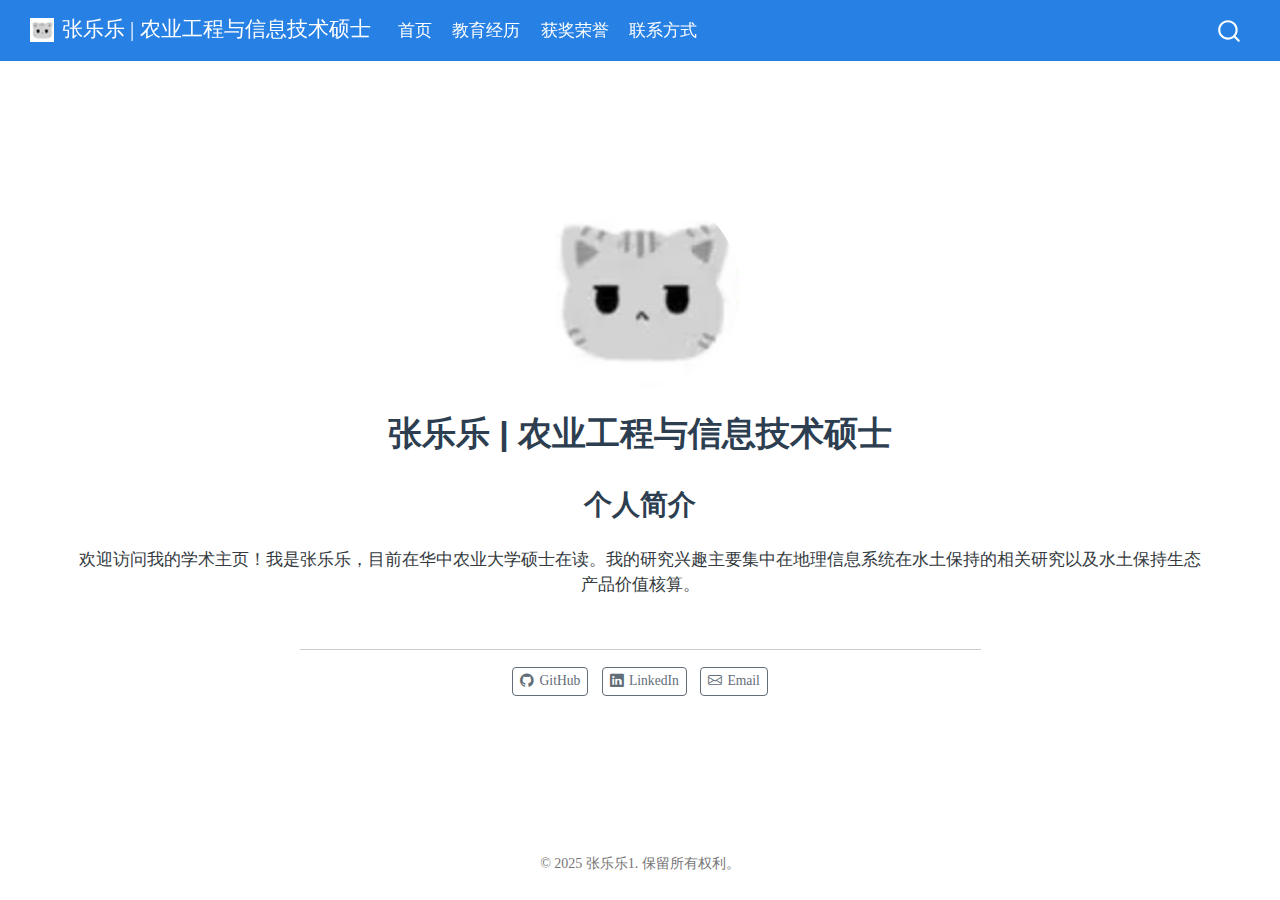
<file: index.html>
<!DOCTYPE html>
<html xmlns="http://www.w3.org/1999/xhtml" lang="en" xml:lang="en"><head>

<meta charset="utf-8">
<meta name="generator" content="quarto-1.6.42">

<meta name="viewport" content="width=device-width, initial-scale=1.0, user-scalable=yes">


<title>张乐乐 | 农业工程与信息技术硕士</title>
<style>
code{white-space: pre-wrap;}
span.smallcaps{font-variant: small-caps;}
div.columns{display: flex; gap: min(4vw, 1.5em);}
div.column{flex: auto; overflow-x: auto;}
div.hanging-indent{margin-left: 1.5em; text-indent: -1.5em;}
ul.task-list{list-style: none;}
ul.task-list li input[type="checkbox"] {
  width: 0.8em;
  margin: 0 0.8em 0.2em -1em; /* quarto-specific, see https://github.com/quarto-dev/quarto-cli/issues/4556 */ 
  vertical-align: middle;
}
</style>


<script src="site_libs/quarto-nav/quarto-nav.js"></script>
<script src="site_libs/quarto-nav/headroom.min.js"></script>
<script src="site_libs/clipboard/clipboard.min.js"></script>
<script src="site_libs/quarto-search/autocomplete.umd.js"></script>
<script src="site_libs/quarto-search/fuse.min.js"></script>
<script src="site_libs/quarto-search/quarto-search.js"></script>
<meta name="quarto:offset" content="./">
<script src="site_libs/quarto-html/quarto.js"></script>
<script src="site_libs/quarto-html/popper.min.js"></script>
<script src="site_libs/quarto-html/tippy.umd.min.js"></script>
<link href="site_libs/quarto-html/tippy.css" rel="stylesheet">
<link href="site_libs/quarto-html/quarto-syntax-highlighting-2f5df379a58b258e96c21c0638c20c03.css" rel="stylesheet" id="quarto-text-highlighting-styles">
<script src="site_libs/bootstrap/bootstrap.min.js"></script>
<link href="site_libs/bootstrap/bootstrap-icons.css" rel="stylesheet">
<link href="site_libs/bootstrap/bootstrap-fad5ab29a14bbe0a7a7d29177f3f13bb.min.css" rel="stylesheet" append-hash="true" id="quarto-bootstrap" data-mode="light">
<script id="quarto-search-options" type="application/json">{
  "location": "navbar",
  "copy-button": false,
  "collapse-after": 3,
  "panel-placement": "end",
  "type": "overlay",
  "limit": 50,
  "keyboard-shortcut": [
    "f",
    "/",
    "s"
  ],
  "show-item-context": false,
  "language": {
    "search-no-results-text": "No results",
    "search-matching-documents-text": "matching documents",
    "search-copy-link-title": "Copy link to search",
    "search-hide-matches-text": "Hide additional matches",
    "search-more-match-text": "more match in this document",
    "search-more-matches-text": "more matches in this document",
    "search-clear-button-title": "Clear",
    "search-text-placeholder": "",
    "search-detached-cancel-button-title": "Cancel",
    "search-submit-button-title": "Submit",
    "search-label": "Search"
  }
}</script>


<link rel="stylesheet" href="styles.css">
</head>

<body class="nav-fixed">

<div id="quarto-search-results"></div>
  <header id="quarto-header" class="headroom fixed-top">
    <nav class="navbar navbar-expand-lg " data-bs-theme="dark">
      <div class="navbar-container container-fluid">
      <div class="navbar-brand-container mx-auto">
    <a href="./index.html" class="navbar-brand navbar-brand-logo">
    <img src="./images/profile-photo.jpg" alt="" class="navbar-logo">
    </a>
    <a class="navbar-brand" href="./index.html">
    <span class="navbar-title">张乐乐 | 农业工程与信息技术硕士</span>
    </a>
  </div>
            <div id="quarto-search" class="" title="Search"></div>
          <button class="navbar-toggler" type="button" data-bs-toggle="collapse" data-bs-target="#navbarCollapse" aria-controls="navbarCollapse" role="menu" aria-expanded="false" aria-label="Toggle navigation" onclick="if (window.quartoToggleHeadroom) { window.quartoToggleHeadroom(); }">
  <span class="navbar-toggler-icon"></span>
</button>
          <div class="collapse navbar-collapse" id="navbarCollapse">
            <ul class="navbar-nav navbar-nav-scroll me-auto">
  <li class="nav-item">
    <a class="nav-link active" href="./index.html" aria-current="page"> 
<span class="menu-text">首页</span></a>
  </li>  
  <li class="nav-item">
    <a class="nav-link" href="./education.html"> 
<span class="menu-text">教育经历</span></a>
  </li>  
  <li class="nav-item">
    <a class="nav-link" href="./honors.html"> 
<span class="menu-text">获奖荣誉</span></a>
  </li>  
  <li class="nav-item">
    <a class="nav-link" href="./contact.html"> 
<span class="menu-text">联系方式</span></a>
  </li>  
</ul>
          </div> <!-- /navcollapse -->
            <div class="quarto-navbar-tools">
</div>
      </div> <!-- /container-fluid -->
    </nav>
</header>
<!-- content -->
<div id="quarto-content" class="quarto-container page-columns page-rows-contents page-layout-full page-navbar">
<!-- sidebar -->
<!-- margin-sidebar -->
    
<!-- main -->
<div class="quarto-about-jolla column-page">
  <img src="images/profile-photo.jpg" class="about-image
  round " style="height: 15em; width: 15em;">
 <header id="title-block-header" class="quarto-title-block default">
<div class="quarto-title">
<h1 class="title">张乐乐 | 农业工程与信息技术硕士</h1>
</div>
<div class="quarto-title-meta column-page">
  </div>
</header><main class="content column-page" id="quarto-document-content">
<section id="个人简介" class="level2">
<h2 data-anchor-id="个人简介">个人简介</h2>
<p>欢迎访问我的学术主页！我是张乐乐，目前在华中农业大学硕士在读。我的研究兴趣主要集中在地理信息系统在水土保持的相关研究以及水土保持生态产品价值核算。</p>


</section>
</main> 
  <hr class="about-sep">
   <div class="about-links">
  <a href="https://github.com/mortalccookiee" class="about-link" rel="" target="">
    <i class="bi bi-github"></i>
     <span class="about-link-text">GitHub</span>
  </a>
  <a href="https://linkedin.com/in/zhanglele" class="about-link" rel="" target="">
    <i class="bi bi-linkedin"></i>
     <span class="about-link-text">LinkedIn</span>
  </a>
  <a href="mailto:zll1619983555@163.com" class="about-link" rel="" target="">
    <i class="bi bi-envelope"></i>
     <span class="about-link-text">Email</span>
  </a>
</div>
</div>
 <!-- /main -->
<script id="quarto-html-after-body" type="application/javascript">
window.document.addEventListener("DOMContentLoaded", function (event) {
  const toggleBodyColorMode = (bsSheetEl) => {
    const mode = bsSheetEl.getAttribute("data-mode");
    const bodyEl = window.document.querySelector("body");
    if (mode === "dark") {
      bodyEl.classList.add("quarto-dark");
      bodyEl.classList.remove("quarto-light");
    } else {
      bodyEl.classList.add("quarto-light");
      bodyEl.classList.remove("quarto-dark");
    }
  }
  const toggleBodyColorPrimary = () => {
    const bsSheetEl = window.document.querySelector("link#quarto-bootstrap");
    if (bsSheetEl) {
      toggleBodyColorMode(bsSheetEl);
    }
  }
  toggleBodyColorPrimary();  
  const isCodeAnnotation = (el) => {
    for (const clz of el.classList) {
      if (clz.startsWith('code-annotation-')) {                     
        return true;
      }
    }
    return false;
  }
  const onCopySuccess = function(e) {
    // button target
    const button = e.trigger;
    // don't keep focus
    button.blur();
    // flash "checked"
    button.classList.add('code-copy-button-checked');
    var currentTitle = button.getAttribute("title");
    button.setAttribute("title", "Copied!");
    let tooltip;
    if (window.bootstrap) {
      button.setAttribute("data-bs-toggle", "tooltip");
      button.setAttribute("data-bs-placement", "left");
      button.setAttribute("data-bs-title", "Copied!");
      tooltip = new bootstrap.Tooltip(button, 
        { trigger: "manual", 
          customClass: "code-copy-button-tooltip",
          offset: [0, -8]});
      tooltip.show();    
    }
    setTimeout(function() {
      if (tooltip) {
        tooltip.hide();
        button.removeAttribute("data-bs-title");
        button.removeAttribute("data-bs-toggle");
        button.removeAttribute("data-bs-placement");
      }
      button.setAttribute("title", currentTitle);
      button.classList.remove('code-copy-button-checked');
    }, 1000);
    // clear code selection
    e.clearSelection();
  }
  const getTextToCopy = function(trigger) {
      const codeEl = trigger.previousElementSibling.cloneNode(true);
      for (const childEl of codeEl.children) {
        if (isCodeAnnotation(childEl)) {
          childEl.remove();
        }
      }
      return codeEl.innerText;
  }
  const clipboard = new window.ClipboardJS('.code-copy-button:not([data-in-quarto-modal])', {
    text: getTextToCopy
  });
  clipboard.on('success', onCopySuccess);
  if (window.document.getElementById('quarto-embedded-source-code-modal')) {
    const clipboardModal = new window.ClipboardJS('.code-copy-button[data-in-quarto-modal]', {
      text: getTextToCopy,
      container: window.document.getElementById('quarto-embedded-source-code-modal')
    });
    clipboardModal.on('success', onCopySuccess);
  }
    var localhostRegex = new RegExp(/^(?:http|https):\/\/localhost\:?[0-9]*\//);
    var mailtoRegex = new RegExp(/^mailto:/);
      var filterRegex = new RegExp("https:\/\/mortalccookiee\.github\.io\/webpage2\/");
    var isInternal = (href) => {
        return filterRegex.test(href) || localhostRegex.test(href) || mailtoRegex.test(href);
    }
    // Inspect non-navigation links and adorn them if external
 	var links = window.document.querySelectorAll('a[href]:not(.nav-link):not(.navbar-brand):not(.toc-action):not(.sidebar-link):not(.sidebar-item-toggle):not(.pagination-link):not(.no-external):not([aria-hidden]):not(.dropdown-item):not(.quarto-navigation-tool):not(.about-link)');
    for (var i=0; i<links.length; i++) {
      const link = links[i];
      if (!isInternal(link.href)) {
        // undo the damage that might have been done by quarto-nav.js in the case of
        // links that we want to consider external
        if (link.dataset.originalHref !== undefined) {
          link.href = link.dataset.originalHref;
        }
      }
    }
  function tippyHover(el, contentFn, onTriggerFn, onUntriggerFn) {
    const config = {
      allowHTML: true,
      maxWidth: 500,
      delay: 100,
      arrow: false,
      appendTo: function(el) {
          return el.parentElement;
      },
      interactive: true,
      interactiveBorder: 10,
      theme: 'quarto',
      placement: 'bottom-start',
    };
    if (contentFn) {
      config.content = contentFn;
    }
    if (onTriggerFn) {
      config.onTrigger = onTriggerFn;
    }
    if (onUntriggerFn) {
      config.onUntrigger = onUntriggerFn;
    }
    window.tippy(el, config); 
  }
  const noterefs = window.document.querySelectorAll('a[role="doc-noteref"]');
  for (var i=0; i<noterefs.length; i++) {
    const ref = noterefs[i];
    tippyHover(ref, function() {
      // use id or data attribute instead here
      let href = ref.getAttribute('data-footnote-href') || ref.getAttribute('href');
      try { href = new URL(href).hash; } catch {}
      const id = href.replace(/^#\/?/, "");
      const note = window.document.getElementById(id);
      if (note) {
        return note.innerHTML;
      } else {
        return "";
      }
    });
  }
  const xrefs = window.document.querySelectorAll('a.quarto-xref');
  const processXRef = (id, note) => {
    // Strip column container classes
    const stripColumnClz = (el) => {
      el.classList.remove("page-full", "page-columns");
      if (el.children) {
        for (const child of el.children) {
          stripColumnClz(child);
        }
      }
    }
    stripColumnClz(note)
    if (id === null || id.startsWith('sec-')) {
      // Special case sections, only their first couple elements
      const container = document.createElement("div");
      if (note.children && note.children.length > 2) {
        container.appendChild(note.children[0].cloneNode(true));
        for (let i = 1; i < note.children.length; i++) {
          const child = note.children[i];
          if (child.tagName === "P" && child.innerText === "") {
            continue;
          } else {
            container.appendChild(child.cloneNode(true));
            break;
          }
        }
        if (window.Quarto?.typesetMath) {
          window.Quarto.typesetMath(container);
        }
        return container.innerHTML
      } else {
        if (window.Quarto?.typesetMath) {
          window.Quarto.typesetMath(note);
        }
        return note.innerHTML;
      }
    } else {
      // Remove any anchor links if they are present
      const anchorLink = note.querySelector('a.anchorjs-link');
      if (anchorLink) {
        anchorLink.remove();
      }
      if (window.Quarto?.typesetMath) {
        window.Quarto.typesetMath(note);
      }
      if (note.classList.contains("callout")) {
        return note.outerHTML;
      } else {
        return note.innerHTML;
      }
    }
  }
  for (var i=0; i<xrefs.length; i++) {
    const xref = xrefs[i];
    tippyHover(xref, undefined, function(instance) {
      instance.disable();
      let url = xref.getAttribute('href');
      let hash = undefined; 
      if (url.startsWith('#')) {
        hash = url;
      } else {
        try { hash = new URL(url).hash; } catch {}
      }
      if (hash) {
        const id = hash.replace(/^#\/?/, "");
        const note = window.document.getElementById(id);
        if (note !== null) {
          try {
            const html = processXRef(id, note.cloneNode(true));
            instance.setContent(html);
          } finally {
            instance.enable();
            instance.show();
          }
        } else {
          // See if we can fetch this
          fetch(url.split('#')[0])
          .then(res => res.text())
          .then(html => {
            const parser = new DOMParser();
            const htmlDoc = parser.parseFromString(html, "text/html");
            const note = htmlDoc.getElementById(id);
            if (note !== null) {
              const html = processXRef(id, note);
              instance.setContent(html);
            } 
          }).finally(() => {
            instance.enable();
            instance.show();
          });
        }
      } else {
        // See if we can fetch a full url (with no hash to target)
        // This is a special case and we should probably do some content thinning / targeting
        fetch(url)
        .then(res => res.text())
        .then(html => {
          const parser = new DOMParser();
          const htmlDoc = parser.parseFromString(html, "text/html");
          const note = htmlDoc.querySelector('main.content');
          if (note !== null) {
            // This should only happen for chapter cross references
            // (since there is no id in the URL)
            // remove the first header
            if (note.children.length > 0 && note.children[0].tagName === "HEADER") {
              note.children[0].remove();
            }
            const html = processXRef(null, note);
            instance.setContent(html);
          } 
        }).finally(() => {
          instance.enable();
          instance.show();
        });
      }
    }, function(instance) {
    });
  }
      let selectedAnnoteEl;
      const selectorForAnnotation = ( cell, annotation) => {
        let cellAttr = 'data-code-cell="' + cell + '"';
        let lineAttr = 'data-code-annotation="' +  annotation + '"';
        const selector = 'span[' + cellAttr + '][' + lineAttr + ']';
        return selector;
      }
      const selectCodeLines = (annoteEl) => {
        const doc = window.document;
        const targetCell = annoteEl.getAttribute("data-target-cell");
        const targetAnnotation = annoteEl.getAttribute("data-target-annotation");
        const annoteSpan = window.document.querySelector(selectorForAnnotation(targetCell, targetAnnotation));
        const lines = annoteSpan.getAttribute("data-code-lines").split(",");
        const lineIds = lines.map((line) => {
          return targetCell + "-" + line;
        })
        let top = null;
        let height = null;
        let parent = null;
        if (lineIds.length > 0) {
            //compute the position of the single el (top and bottom and make a div)
            const el = window.document.getElementById(lineIds[0]);
            top = el.offsetTop;
            height = el.offsetHeight;
            parent = el.parentElement.parentElement;
          if (lineIds.length > 1) {
            const lastEl = window.document.getElementById(lineIds[lineIds.length - 1]);
            const bottom = lastEl.offsetTop + lastEl.offsetHeight;
            height = bottom - top;
          }
          if (top !== null && height !== null && parent !== null) {
            // cook up a div (if necessary) and position it 
            let div = window.document.getElementById("code-annotation-line-highlight");
            if (div === null) {
              div = window.document.createElement("div");
              div.setAttribute("id", "code-annotation-line-highlight");
              div.style.position = 'absolute';
              parent.appendChild(div);
            }
            div.style.top = top - 2 + "px";
            div.style.height = height + 4 + "px";
            div.style.left = 0;
            let gutterDiv = window.document.getElementById("code-annotation-line-highlight-gutter");
            if (gutterDiv === null) {
              gutterDiv = window.document.createElement("div");
              gutterDiv.setAttribute("id", "code-annotation-line-highlight-gutter");
              gutterDiv.style.position = 'absolute';
              const codeCell = window.document.getElementById(targetCell);
              const gutter = codeCell.querySelector('.code-annotation-gutter');
              gutter.appendChild(gutterDiv);
            }
            gutterDiv.style.top = top - 2 + "px";
            gutterDiv.style.height = height + 4 + "px";
          }
          selectedAnnoteEl = annoteEl;
        }
      };
      const unselectCodeLines = () => {
        const elementsIds = ["code-annotation-line-highlight", "code-annotation-line-highlight-gutter"];
        elementsIds.forEach((elId) => {
          const div = window.document.getElementById(elId);
          if (div) {
            div.remove();
          }
        });
        selectedAnnoteEl = undefined;
      };
        // Handle positioning of the toggle
    window.addEventListener(
      "resize",
      throttle(() => {
        elRect = undefined;
        if (selectedAnnoteEl) {
          selectCodeLines(selectedAnnoteEl);
        }
      }, 10)
    );
    function throttle(fn, ms) {
    let throttle = false;
    let timer;
      return (...args) => {
        if(!throttle) { // first call gets through
            fn.apply(this, args);
            throttle = true;
        } else { // all the others get throttled
            if(timer) clearTimeout(timer); // cancel #2
            timer = setTimeout(() => {
              fn.apply(this, args);
              timer = throttle = false;
            }, ms);
        }
      };
    }
      // Attach click handler to the DT
      const annoteDls = window.document.querySelectorAll('dt[data-target-cell]');
      for (const annoteDlNode of annoteDls) {
        annoteDlNode.addEventListener('click', (event) => {
          const clickedEl = event.target;
          if (clickedEl !== selectedAnnoteEl) {
            unselectCodeLines();
            const activeEl = window.document.querySelector('dt[data-target-cell].code-annotation-active');
            if (activeEl) {
              activeEl.classList.remove('code-annotation-active');
            }
            selectCodeLines(clickedEl);
            clickedEl.classList.add('code-annotation-active');
          } else {
            // Unselect the line
            unselectCodeLines();
            clickedEl.classList.remove('code-annotation-active');
          }
        });
      }
  const findCites = (el) => {
    const parentEl = el.parentElement;
    if (parentEl) {
      const cites = parentEl.dataset.cites;
      if (cites) {
        return {
          el,
          cites: cites.split(' ')
        };
      } else {
        return findCites(el.parentElement)
      }
    } else {
      return undefined;
    }
  };
  var bibliorefs = window.document.querySelectorAll('a[role="doc-biblioref"]');
  for (var i=0; i<bibliorefs.length; i++) {
    const ref = bibliorefs[i];
    const citeInfo = findCites(ref);
    if (citeInfo) {
      tippyHover(citeInfo.el, function() {
        var popup = window.document.createElement('div');
        citeInfo.cites.forEach(function(cite) {
          var citeDiv = window.document.createElement('div');
          citeDiv.classList.add('hanging-indent');
          citeDiv.classList.add('csl-entry');
          var biblioDiv = window.document.getElementById('ref-' + cite);
          if (biblioDiv) {
            citeDiv.innerHTML = biblioDiv.innerHTML;
          }
          popup.appendChild(citeDiv);
        });
        return popup.innerHTML;
      });
    }
  }
});
</script>
</div> <!-- /content -->
<footer class="footer">
  <div class="nav-footer">
    <div class="nav-footer-left">
      &nbsp;
    </div>   
    <div class="nav-footer-center">
      <ul class="footer-items list-unstyled">
    <li class="nav-item">
 © 2025 张乐乐1. 保留所有权利。
  </li>  
</ul>
    </div>
    <div class="nav-footer-right">
      &nbsp;
    </div>
  </div>
</footer>




</body></html>
</file>
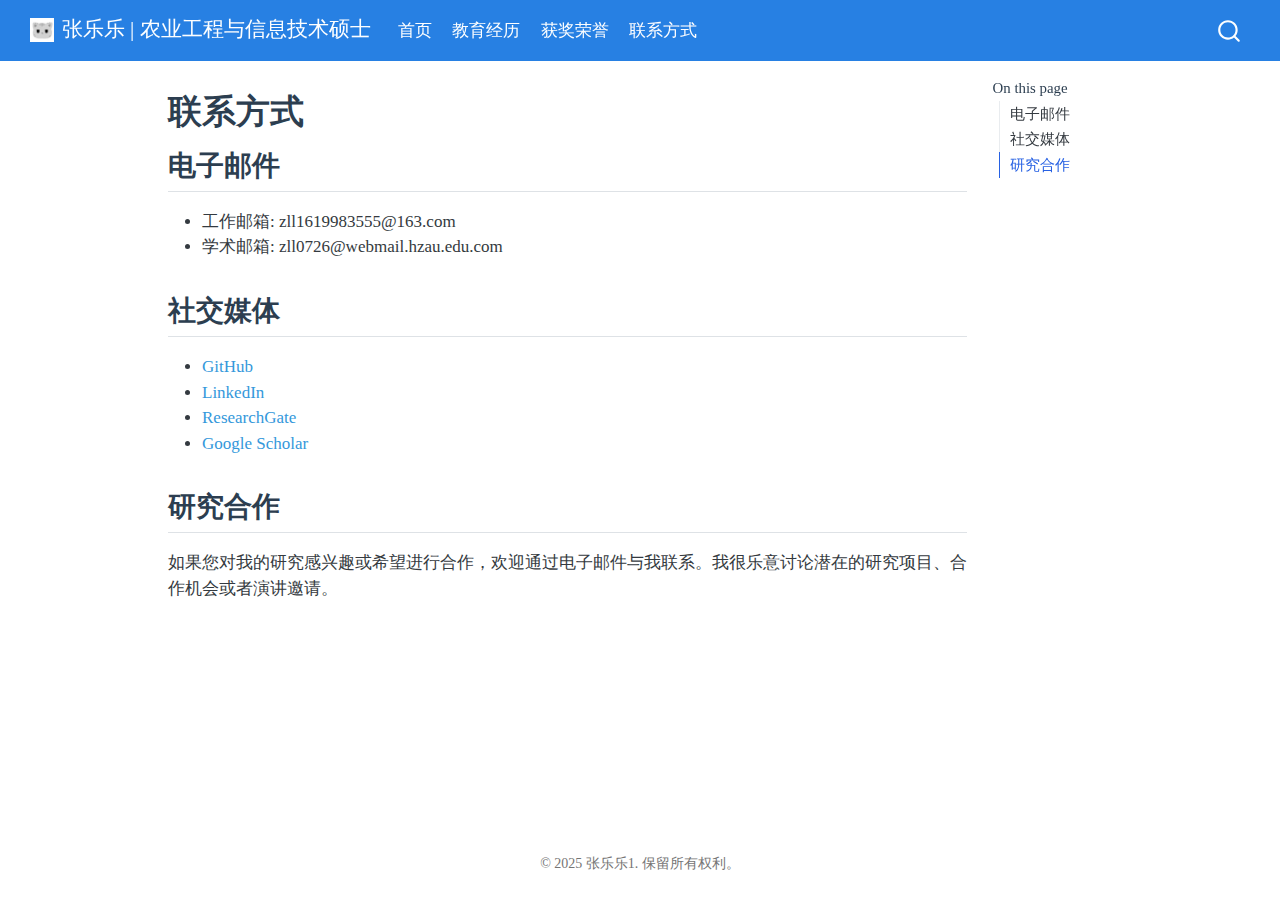
<file: contact.html>
<!DOCTYPE html>
<html xmlns="http://www.w3.org/1999/xhtml" lang="en" xml:lang="en"><head>

<meta charset="utf-8">
<meta name="generator" content="quarto-1.6.42">

<meta name="viewport" content="width=device-width, initial-scale=1.0, user-scalable=yes">


<title>联系方式 – 张乐乐 | 农业工程与信息技术硕士</title>
<style>
code{white-space: pre-wrap;}
span.smallcaps{font-variant: small-caps;}
div.columns{display: flex; gap: min(4vw, 1.5em);}
div.column{flex: auto; overflow-x: auto;}
div.hanging-indent{margin-left: 1.5em; text-indent: -1.5em;}
ul.task-list{list-style: none;}
ul.task-list li input[type="checkbox"] {
  width: 0.8em;
  margin: 0 0.8em 0.2em -1em; /* quarto-specific, see https://github.com/quarto-dev/quarto-cli/issues/4556 */ 
  vertical-align: middle;
}
</style>


<script src="site_libs/quarto-nav/quarto-nav.js"></script>
<script src="site_libs/quarto-nav/headroom.min.js"></script>
<script src="site_libs/clipboard/clipboard.min.js"></script>
<script src="site_libs/quarto-search/autocomplete.umd.js"></script>
<script src="site_libs/quarto-search/fuse.min.js"></script>
<script src="site_libs/quarto-search/quarto-search.js"></script>
<meta name="quarto:offset" content="./">
<script src="site_libs/quarto-html/quarto.js"></script>
<script src="site_libs/quarto-html/popper.min.js"></script>
<script src="site_libs/quarto-html/tippy.umd.min.js"></script>
<script src="site_libs/quarto-html/anchor.min.js"></script>
<link href="site_libs/quarto-html/tippy.css" rel="stylesheet">
<link href="site_libs/quarto-html/quarto-syntax-highlighting-2f5df379a58b258e96c21c0638c20c03.css" rel="stylesheet" id="quarto-text-highlighting-styles">
<script src="site_libs/bootstrap/bootstrap.min.js"></script>
<link href="site_libs/bootstrap/bootstrap-icons.css" rel="stylesheet">
<link href="site_libs/bootstrap/bootstrap-fad5ab29a14bbe0a7a7d29177f3f13bb.min.css" rel="stylesheet" append-hash="true" id="quarto-bootstrap" data-mode="light">
<script id="quarto-search-options" type="application/json">{
  "location": "navbar",
  "copy-button": false,
  "collapse-after": 3,
  "panel-placement": "end",
  "type": "overlay",
  "limit": 50,
  "keyboard-shortcut": [
    "f",
    "/",
    "s"
  ],
  "show-item-context": false,
  "language": {
    "search-no-results-text": "No results",
    "search-matching-documents-text": "matching documents",
    "search-copy-link-title": "Copy link to search",
    "search-hide-matches-text": "Hide additional matches",
    "search-more-match-text": "more match in this document",
    "search-more-matches-text": "more matches in this document",
    "search-clear-button-title": "Clear",
    "search-text-placeholder": "",
    "search-detached-cancel-button-title": "Cancel",
    "search-submit-button-title": "Submit",
    "search-label": "Search"
  }
}</script>


<link rel="stylesheet" href="styles.css">
</head>

<body class="nav-fixed">

<div id="quarto-search-results"></div>
  <header id="quarto-header" class="headroom fixed-top">
    <nav class="navbar navbar-expand-lg " data-bs-theme="dark">
      <div class="navbar-container container-fluid">
      <div class="navbar-brand-container mx-auto">
    <a href="./index.html" class="navbar-brand navbar-brand-logo">
    <img src="./images/profile-photo.jpg" alt="" class="navbar-logo">
    </a>
    <a class="navbar-brand" href="./index.html">
    <span class="navbar-title">张乐乐 | 农业工程与信息技术硕士</span>
    </a>
  </div>
            <div id="quarto-search" class="" title="Search"></div>
          <button class="navbar-toggler" type="button" data-bs-toggle="collapse" data-bs-target="#navbarCollapse" aria-controls="navbarCollapse" role="menu" aria-expanded="false" aria-label="Toggle navigation" onclick="if (window.quartoToggleHeadroom) { window.quartoToggleHeadroom(); }">
  <span class="navbar-toggler-icon"></span>
</button>
          <div class="collapse navbar-collapse" id="navbarCollapse">
            <ul class="navbar-nav navbar-nav-scroll me-auto">
  <li class="nav-item">
    <a class="nav-link" href="./index.html"> 
<span class="menu-text">首页</span></a>
  </li>  
  <li class="nav-item">
    <a class="nav-link" href="./education.html"> 
<span class="menu-text">教育经历</span></a>
  </li>  
  <li class="nav-item">
    <a class="nav-link" href="./honors.html"> 
<span class="menu-text">获奖荣誉</span></a>
  </li>  
  <li class="nav-item">
    <a class="nav-link active" href="./contact.html" aria-current="page"> 
<span class="menu-text">联系方式</span></a>
  </li>  
</ul>
          </div> <!-- /navcollapse -->
            <div class="quarto-navbar-tools">
</div>
      </div> <!-- /container-fluid -->
    </nav>
</header>
<!-- content -->
<div id="quarto-content" class="quarto-container page-columns page-rows-contents page-layout-article page-navbar">
<!-- sidebar -->
<!-- margin-sidebar -->
    <div id="quarto-margin-sidebar" class="sidebar margin-sidebar">
        <nav id="TOC" role="doc-toc" class="toc-active">
    <h2 id="toc-title">On this page</h2>
   
  <ul>
  <li><a href="#电子邮件" id="toc-电子邮件" class="nav-link active" data-scroll-target="#电子邮件">电子邮件</a></li>
  <li><a href="#社交媒体" id="toc-社交媒体" class="nav-link" data-scroll-target="#社交媒体">社交媒体</a></li>
  <li><a href="#研究合作" id="toc-研究合作" class="nav-link" data-scroll-target="#研究合作">研究合作</a></li>
  </ul>
</nav>
    </div>
<!-- main -->
<main class="content" id="quarto-document-content">

<header id="title-block-header" class="quarto-title-block default">
<div class="quarto-title">
<h1 class="title">联系方式</h1>
</div>



<div class="quarto-title-meta">

    
  
    
  </div>
  


</header>


<section id="电子邮件" class="level2">
<h2 class="anchored" data-anchor-id="电子邮件">电子邮件</h2>
<ul>
<li>工作邮箱: zll1619983555@163.com</li>
<li>学术邮箱: zll0726@webmail.hzau.edu.com</li>
</ul>
</section>
<section id="社交媒体" class="level2">
<h2 class="anchored" data-anchor-id="社交媒体">社交媒体</h2>
<ul>
<li><a href="https://github.com/motralccookiee">GitHub</a></li>
<li><a href="https://linkedin.com/in/zhanglele">LinkedIn</a></li>
<li><a href="https://www.researchgate.net/profile/zll-CS">ResearchGate</a></li>
<li><a href="https://scholar.google.com/citations?user=zhanglele">Google Scholar</a></li>
</ul>
</section>
<section id="研究合作" class="level2">
<h2 class="anchored" data-anchor-id="研究合作">研究合作</h2>
<p>如果您对我的研究感兴趣或希望进行合作，欢迎通过电子邮件与我联系。我很乐意讨论潜在的研究项目、合作机会或者演讲邀请。</p>


</section>

</main> <!-- /main -->
<script id="quarto-html-after-body" type="application/javascript">
window.document.addEventListener("DOMContentLoaded", function (event) {
  const toggleBodyColorMode = (bsSheetEl) => {
    const mode = bsSheetEl.getAttribute("data-mode");
    const bodyEl = window.document.querySelector("body");
    if (mode === "dark") {
      bodyEl.classList.add("quarto-dark");
      bodyEl.classList.remove("quarto-light");
    } else {
      bodyEl.classList.add("quarto-light");
      bodyEl.classList.remove("quarto-dark");
    }
  }
  const toggleBodyColorPrimary = () => {
    const bsSheetEl = window.document.querySelector("link#quarto-bootstrap");
    if (bsSheetEl) {
      toggleBodyColorMode(bsSheetEl);
    }
  }
  toggleBodyColorPrimary();  
  const icon = "";
  const anchorJS = new window.AnchorJS();
  anchorJS.options = {
    placement: 'right',
    icon: icon
  };
  anchorJS.add('.anchored');
  const isCodeAnnotation = (el) => {
    for (const clz of el.classList) {
      if (clz.startsWith('code-annotation-')) {                     
        return true;
      }
    }
    return false;
  }
  const onCopySuccess = function(e) {
    // button target
    const button = e.trigger;
    // don't keep focus
    button.blur();
    // flash "checked"
    button.classList.add('code-copy-button-checked');
    var currentTitle = button.getAttribute("title");
    button.setAttribute("title", "Copied!");
    let tooltip;
    if (window.bootstrap) {
      button.setAttribute("data-bs-toggle", "tooltip");
      button.setAttribute("data-bs-placement", "left");
      button.setAttribute("data-bs-title", "Copied!");
      tooltip = new bootstrap.Tooltip(button, 
        { trigger: "manual", 
          customClass: "code-copy-button-tooltip",
          offset: [0, -8]});
      tooltip.show();    
    }
    setTimeout(function() {
      if (tooltip) {
        tooltip.hide();
        button.removeAttribute("data-bs-title");
        button.removeAttribute("data-bs-toggle");
        button.removeAttribute("data-bs-placement");
      }
      button.setAttribute("title", currentTitle);
      button.classList.remove('code-copy-button-checked');
    }, 1000);
    // clear code selection
    e.clearSelection();
  }
  const getTextToCopy = function(trigger) {
      const codeEl = trigger.previousElementSibling.cloneNode(true);
      for (const childEl of codeEl.children) {
        if (isCodeAnnotation(childEl)) {
          childEl.remove();
        }
      }
      return codeEl.innerText;
  }
  const clipboard = new window.ClipboardJS('.code-copy-button:not([data-in-quarto-modal])', {
    text: getTextToCopy
  });
  clipboard.on('success', onCopySuccess);
  if (window.document.getElementById('quarto-embedded-source-code-modal')) {
    const clipboardModal = new window.ClipboardJS('.code-copy-button[data-in-quarto-modal]', {
      text: getTextToCopy,
      container: window.document.getElementById('quarto-embedded-source-code-modal')
    });
    clipboardModal.on('success', onCopySuccess);
  }
    var localhostRegex = new RegExp(/^(?:http|https):\/\/localhost\:?[0-9]*\//);
    var mailtoRegex = new RegExp(/^mailto:/);
      var filterRegex = new RegExp("https:\/\/mortalccookiee\.github\.io\/webpage2\/");
    var isInternal = (href) => {
        return filterRegex.test(href) || localhostRegex.test(href) || mailtoRegex.test(href);
    }
    // Inspect non-navigation links and adorn them if external
 	var links = window.document.querySelectorAll('a[href]:not(.nav-link):not(.navbar-brand):not(.toc-action):not(.sidebar-link):not(.sidebar-item-toggle):not(.pagination-link):not(.no-external):not([aria-hidden]):not(.dropdown-item):not(.quarto-navigation-tool):not(.about-link)');
    for (var i=0; i<links.length; i++) {
      const link = links[i];
      if (!isInternal(link.href)) {
        // undo the damage that might have been done by quarto-nav.js in the case of
        // links that we want to consider external
        if (link.dataset.originalHref !== undefined) {
          link.href = link.dataset.originalHref;
        }
      }
    }
  function tippyHover(el, contentFn, onTriggerFn, onUntriggerFn) {
    const config = {
      allowHTML: true,
      maxWidth: 500,
      delay: 100,
      arrow: false,
      appendTo: function(el) {
          return el.parentElement;
      },
      interactive: true,
      interactiveBorder: 10,
      theme: 'quarto',
      placement: 'bottom-start',
    };
    if (contentFn) {
      config.content = contentFn;
    }
    if (onTriggerFn) {
      config.onTrigger = onTriggerFn;
    }
    if (onUntriggerFn) {
      config.onUntrigger = onUntriggerFn;
    }
    window.tippy(el, config); 
  }
  const noterefs = window.document.querySelectorAll('a[role="doc-noteref"]');
  for (var i=0; i<noterefs.length; i++) {
    const ref = noterefs[i];
    tippyHover(ref, function() {
      // use id or data attribute instead here
      let href = ref.getAttribute('data-footnote-href') || ref.getAttribute('href');
      try { href = new URL(href).hash; } catch {}
      const id = href.replace(/^#\/?/, "");
      const note = window.document.getElementById(id);
      if (note) {
        return note.innerHTML;
      } else {
        return "";
      }
    });
  }
  const xrefs = window.document.querySelectorAll('a.quarto-xref');
  const processXRef = (id, note) => {
    // Strip column container classes
    const stripColumnClz = (el) => {
      el.classList.remove("page-full", "page-columns");
      if (el.children) {
        for (const child of el.children) {
          stripColumnClz(child);
        }
      }
    }
    stripColumnClz(note)
    if (id === null || id.startsWith('sec-')) {
      // Special case sections, only their first couple elements
      const container = document.createElement("div");
      if (note.children && note.children.length > 2) {
        container.appendChild(note.children[0].cloneNode(true));
        for (let i = 1; i < note.children.length; i++) {
          const child = note.children[i];
          if (child.tagName === "P" && child.innerText === "") {
            continue;
          } else {
            container.appendChild(child.cloneNode(true));
            break;
          }
        }
        if (window.Quarto?.typesetMath) {
          window.Quarto.typesetMath(container);
        }
        return container.innerHTML
      } else {
        if (window.Quarto?.typesetMath) {
          window.Quarto.typesetMath(note);
        }
        return note.innerHTML;
      }
    } else {
      // Remove any anchor links if they are present
      const anchorLink = note.querySelector('a.anchorjs-link');
      if (anchorLink) {
        anchorLink.remove();
      }
      if (window.Quarto?.typesetMath) {
        window.Quarto.typesetMath(note);
      }
      if (note.classList.contains("callout")) {
        return note.outerHTML;
      } else {
        return note.innerHTML;
      }
    }
  }
  for (var i=0; i<xrefs.length; i++) {
    const xref = xrefs[i];
    tippyHover(xref, undefined, function(instance) {
      instance.disable();
      let url = xref.getAttribute('href');
      let hash = undefined; 
      if (url.startsWith('#')) {
        hash = url;
      } else {
        try { hash = new URL(url).hash; } catch {}
      }
      if (hash) {
        const id = hash.replace(/^#\/?/, "");
        const note = window.document.getElementById(id);
        if (note !== null) {
          try {
            const html = processXRef(id, note.cloneNode(true));
            instance.setContent(html);
          } finally {
            instance.enable();
            instance.show();
          }
        } else {
          // See if we can fetch this
          fetch(url.split('#')[0])
          .then(res => res.text())
          .then(html => {
            const parser = new DOMParser();
            const htmlDoc = parser.parseFromString(html, "text/html");
            const note = htmlDoc.getElementById(id);
            if (note !== null) {
              const html = processXRef(id, note);
              instance.setContent(html);
            } 
          }).finally(() => {
            instance.enable();
            instance.show();
          });
        }
      } else {
        // See if we can fetch a full url (with no hash to target)
        // This is a special case and we should probably do some content thinning / targeting
        fetch(url)
        .then(res => res.text())
        .then(html => {
          const parser = new DOMParser();
          const htmlDoc = parser.parseFromString(html, "text/html");
          const note = htmlDoc.querySelector('main.content');
          if (note !== null) {
            // This should only happen for chapter cross references
            // (since there is no id in the URL)
            // remove the first header
            if (note.children.length > 0 && note.children[0].tagName === "HEADER") {
              note.children[0].remove();
            }
            const html = processXRef(null, note);
            instance.setContent(html);
          } 
        }).finally(() => {
          instance.enable();
          instance.show();
        });
      }
    }, function(instance) {
    });
  }
      let selectedAnnoteEl;
      const selectorForAnnotation = ( cell, annotation) => {
        let cellAttr = 'data-code-cell="' + cell + '"';
        let lineAttr = 'data-code-annotation="' +  annotation + '"';
        const selector = 'span[' + cellAttr + '][' + lineAttr + ']';
        return selector;
      }
      const selectCodeLines = (annoteEl) => {
        const doc = window.document;
        const targetCell = annoteEl.getAttribute("data-target-cell");
        const targetAnnotation = annoteEl.getAttribute("data-target-annotation");
        const annoteSpan = window.document.querySelector(selectorForAnnotation(targetCell, targetAnnotation));
        const lines = annoteSpan.getAttribute("data-code-lines").split(",");
        const lineIds = lines.map((line) => {
          return targetCell + "-" + line;
        })
        let top = null;
        let height = null;
        let parent = null;
        if (lineIds.length > 0) {
            //compute the position of the single el (top and bottom and make a div)
            const el = window.document.getElementById(lineIds[0]);
            top = el.offsetTop;
            height = el.offsetHeight;
            parent = el.parentElement.parentElement;
          if (lineIds.length > 1) {
            const lastEl = window.document.getElementById(lineIds[lineIds.length - 1]);
            const bottom = lastEl.offsetTop + lastEl.offsetHeight;
            height = bottom - top;
          }
          if (top !== null && height !== null && parent !== null) {
            // cook up a div (if necessary) and position it 
            let div = window.document.getElementById("code-annotation-line-highlight");
            if (div === null) {
              div = window.document.createElement("div");
              div.setAttribute("id", "code-annotation-line-highlight");
              div.style.position = 'absolute';
              parent.appendChild(div);
            }
            div.style.top = top - 2 + "px";
            div.style.height = height + 4 + "px";
            div.style.left = 0;
            let gutterDiv = window.document.getElementById("code-annotation-line-highlight-gutter");
            if (gutterDiv === null) {
              gutterDiv = window.document.createElement("div");
              gutterDiv.setAttribute("id", "code-annotation-line-highlight-gutter");
              gutterDiv.style.position = 'absolute';
              const codeCell = window.document.getElementById(targetCell);
              const gutter = codeCell.querySelector('.code-annotation-gutter');
              gutter.appendChild(gutterDiv);
            }
            gutterDiv.style.top = top - 2 + "px";
            gutterDiv.style.height = height + 4 + "px";
          }
          selectedAnnoteEl = annoteEl;
        }
      };
      const unselectCodeLines = () => {
        const elementsIds = ["code-annotation-line-highlight", "code-annotation-line-highlight-gutter"];
        elementsIds.forEach((elId) => {
          const div = window.document.getElementById(elId);
          if (div) {
            div.remove();
          }
        });
        selectedAnnoteEl = undefined;
      };
        // Handle positioning of the toggle
    window.addEventListener(
      "resize",
      throttle(() => {
        elRect = undefined;
        if (selectedAnnoteEl) {
          selectCodeLines(selectedAnnoteEl);
        }
      }, 10)
    );
    function throttle(fn, ms) {
    let throttle = false;
    let timer;
      return (...args) => {
        if(!throttle) { // first call gets through
            fn.apply(this, args);
            throttle = true;
        } else { // all the others get throttled
            if(timer) clearTimeout(timer); // cancel #2
            timer = setTimeout(() => {
              fn.apply(this, args);
              timer = throttle = false;
            }, ms);
        }
      };
    }
      // Attach click handler to the DT
      const annoteDls = window.document.querySelectorAll('dt[data-target-cell]');
      for (const annoteDlNode of annoteDls) {
        annoteDlNode.addEventListener('click', (event) => {
          const clickedEl = event.target;
          if (clickedEl !== selectedAnnoteEl) {
            unselectCodeLines();
            const activeEl = window.document.querySelector('dt[data-target-cell].code-annotation-active');
            if (activeEl) {
              activeEl.classList.remove('code-annotation-active');
            }
            selectCodeLines(clickedEl);
            clickedEl.classList.add('code-annotation-active');
          } else {
            // Unselect the line
            unselectCodeLines();
            clickedEl.classList.remove('code-annotation-active');
          }
        });
      }
  const findCites = (el) => {
    const parentEl = el.parentElement;
    if (parentEl) {
      const cites = parentEl.dataset.cites;
      if (cites) {
        return {
          el,
          cites: cites.split(' ')
        };
      } else {
        return findCites(el.parentElement)
      }
    } else {
      return undefined;
    }
  };
  var bibliorefs = window.document.querySelectorAll('a[role="doc-biblioref"]');
  for (var i=0; i<bibliorefs.length; i++) {
    const ref = bibliorefs[i];
    const citeInfo = findCites(ref);
    if (citeInfo) {
      tippyHover(citeInfo.el, function() {
        var popup = window.document.createElement('div');
        citeInfo.cites.forEach(function(cite) {
          var citeDiv = window.document.createElement('div');
          citeDiv.classList.add('hanging-indent');
          citeDiv.classList.add('csl-entry');
          var biblioDiv = window.document.getElementById('ref-' + cite);
          if (biblioDiv) {
            citeDiv.innerHTML = biblioDiv.innerHTML;
          }
          popup.appendChild(citeDiv);
        });
        return popup.innerHTML;
      });
    }
  }
});
</script>
</div> <!-- /content -->
<footer class="footer">
  <div class="nav-footer">
    <div class="nav-footer-left">
      &nbsp;
    </div>   
    <div class="nav-footer-center">
      <ul class="footer-items list-unstyled">
    <li class="nav-item">
 © 2025 张乐乐1. 保留所有权利。
  </li>  
</ul>
    </div>
    <div class="nav-footer-right">
      &nbsp;
    </div>
  </div>
</footer>




</body></html>
</file>
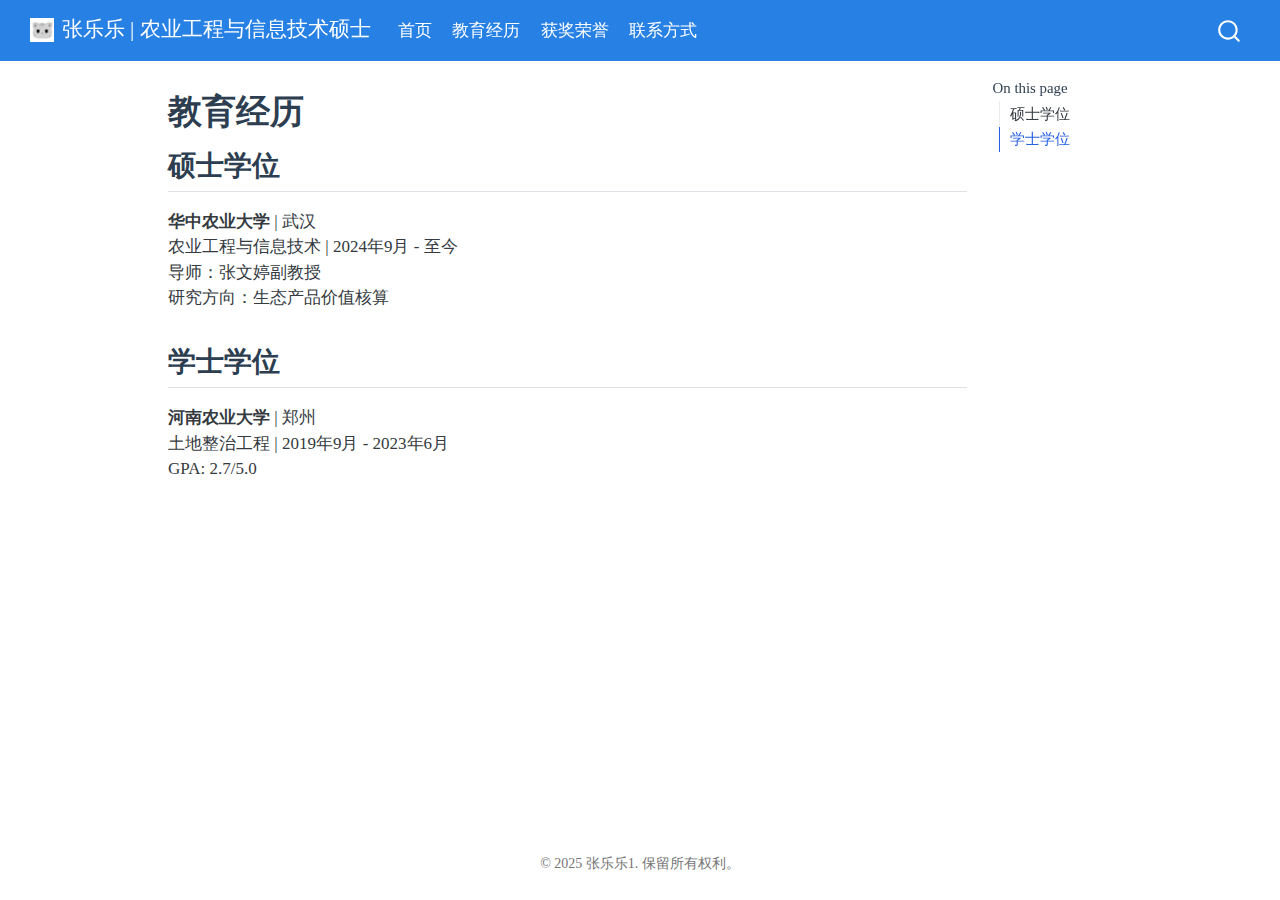
<file: education.html>
<!DOCTYPE html>
<html xmlns="http://www.w3.org/1999/xhtml" lang="en" xml:lang="en"><head>

<meta charset="utf-8">
<meta name="generator" content="quarto-1.6.42">

<meta name="viewport" content="width=device-width, initial-scale=1.0, user-scalable=yes">


<title>教育经历 – 张乐乐 | 农业工程与信息技术硕士</title>
<style>
code{white-space: pre-wrap;}
span.smallcaps{font-variant: small-caps;}
div.columns{display: flex; gap: min(4vw, 1.5em);}
div.column{flex: auto; overflow-x: auto;}
div.hanging-indent{margin-left: 1.5em; text-indent: -1.5em;}
ul.task-list{list-style: none;}
ul.task-list li input[type="checkbox"] {
  width: 0.8em;
  margin: 0 0.8em 0.2em -1em; /* quarto-specific, see https://github.com/quarto-dev/quarto-cli/issues/4556 */ 
  vertical-align: middle;
}
</style>


<script src="site_libs/quarto-nav/quarto-nav.js"></script>
<script src="site_libs/quarto-nav/headroom.min.js"></script>
<script src="site_libs/clipboard/clipboard.min.js"></script>
<script src="site_libs/quarto-search/autocomplete.umd.js"></script>
<script src="site_libs/quarto-search/fuse.min.js"></script>
<script src="site_libs/quarto-search/quarto-search.js"></script>
<meta name="quarto:offset" content="./">
<script src="site_libs/quarto-html/quarto.js"></script>
<script src="site_libs/quarto-html/popper.min.js"></script>
<script src="site_libs/quarto-html/tippy.umd.min.js"></script>
<script src="site_libs/quarto-html/anchor.min.js"></script>
<link href="site_libs/quarto-html/tippy.css" rel="stylesheet">
<link href="site_libs/quarto-html/quarto-syntax-highlighting-2f5df379a58b258e96c21c0638c20c03.css" rel="stylesheet" id="quarto-text-highlighting-styles">
<script src="site_libs/bootstrap/bootstrap.min.js"></script>
<link href="site_libs/bootstrap/bootstrap-icons.css" rel="stylesheet">
<link href="site_libs/bootstrap/bootstrap-fad5ab29a14bbe0a7a7d29177f3f13bb.min.css" rel="stylesheet" append-hash="true" id="quarto-bootstrap" data-mode="light">
<script id="quarto-search-options" type="application/json">{
  "location": "navbar",
  "copy-button": false,
  "collapse-after": 3,
  "panel-placement": "end",
  "type": "overlay",
  "limit": 50,
  "keyboard-shortcut": [
    "f",
    "/",
    "s"
  ],
  "show-item-context": false,
  "language": {
    "search-no-results-text": "No results",
    "search-matching-documents-text": "matching documents",
    "search-copy-link-title": "Copy link to search",
    "search-hide-matches-text": "Hide additional matches",
    "search-more-match-text": "more match in this document",
    "search-more-matches-text": "more matches in this document",
    "search-clear-button-title": "Clear",
    "search-text-placeholder": "",
    "search-detached-cancel-button-title": "Cancel",
    "search-submit-button-title": "Submit",
    "search-label": "Search"
  }
}</script>


<link rel="stylesheet" href="styles.css">
</head>

<body class="nav-fixed">

<div id="quarto-search-results"></div>
  <header id="quarto-header" class="headroom fixed-top">
    <nav class="navbar navbar-expand-lg " data-bs-theme="dark">
      <div class="navbar-container container-fluid">
      <div class="navbar-brand-container mx-auto">
    <a href="./index.html" class="navbar-brand navbar-brand-logo">
    <img src="./images/profile-photo.jpg" alt="" class="navbar-logo">
    </a>
    <a class="navbar-brand" href="./index.html">
    <span class="navbar-title">张乐乐 | 农业工程与信息技术硕士</span>
    </a>
  </div>
            <div id="quarto-search" class="" title="Search"></div>
          <button class="navbar-toggler" type="button" data-bs-toggle="collapse" data-bs-target="#navbarCollapse" aria-controls="navbarCollapse" role="menu" aria-expanded="false" aria-label="Toggle navigation" onclick="if (window.quartoToggleHeadroom) { window.quartoToggleHeadroom(); }">
  <span class="navbar-toggler-icon"></span>
</button>
          <div class="collapse navbar-collapse" id="navbarCollapse">
            <ul class="navbar-nav navbar-nav-scroll me-auto">
  <li class="nav-item">
    <a class="nav-link" href="./index.html"> 
<span class="menu-text">首页</span></a>
  </li>  
  <li class="nav-item">
    <a class="nav-link active" href="./education.html" aria-current="page"> 
<span class="menu-text">教育经历</span></a>
  </li>  
  <li class="nav-item">
    <a class="nav-link" href="./honors.html"> 
<span class="menu-text">获奖荣誉</span></a>
  </li>  
  <li class="nav-item">
    <a class="nav-link" href="./contact.html"> 
<span class="menu-text">联系方式</span></a>
  </li>  
</ul>
          </div> <!-- /navcollapse -->
            <div class="quarto-navbar-tools">
</div>
      </div> <!-- /container-fluid -->
    </nav>
</header>
<!-- content -->
<div id="quarto-content" class="quarto-container page-columns page-rows-contents page-layout-article page-navbar">
<!-- sidebar -->
<!-- margin-sidebar -->
    <div id="quarto-margin-sidebar" class="sidebar margin-sidebar">
        <nav id="TOC" role="doc-toc" class="toc-active">
    <h2 id="toc-title">On this page</h2>
   
  <ul>
  <li><a href="#硕士学位" id="toc-硕士学位" class="nav-link active" data-scroll-target="#硕士学位">硕士学位</a></li>
  <li><a href="#学士学位" id="toc-学士学位" class="nav-link" data-scroll-target="#学士学位">学士学位</a></li>
  </ul>
</nav>
    </div>
<!-- main -->
<main class="content" id="quarto-document-content">

<header id="title-block-header" class="quarto-title-block default">
<div class="quarto-title">
<h1 class="title">教育经历</h1>
</div>



<div class="quarto-title-meta">

    
  
    
  </div>
  


</header>


<section id="硕士学位" class="level2">
<h2 class="anchored" data-anchor-id="硕士学位">硕士学位</h2>
<p><strong>华中农业大学</strong> | 武汉<br>
农业工程与信息技术 | 2024年9月 - 至今<br>
导师：张文婷副教授<br>
研究方向：生态产品价值核算</p>
</section>
<section id="学士学位" class="level2">
<h2 class="anchored" data-anchor-id="学士学位">学士学位</h2>
<p><strong>河南农业大学</strong> | 郑州<br>
土地整治工程 | 2019年9月 - 2023年6月<br>
GPA: 2.7/5.0</p>


</section>

</main> <!-- /main -->
<script id="quarto-html-after-body" type="application/javascript">
window.document.addEventListener("DOMContentLoaded", function (event) {
  const toggleBodyColorMode = (bsSheetEl) => {
    const mode = bsSheetEl.getAttribute("data-mode");
    const bodyEl = window.document.querySelector("body");
    if (mode === "dark") {
      bodyEl.classList.add("quarto-dark");
      bodyEl.classList.remove("quarto-light");
    } else {
      bodyEl.classList.add("quarto-light");
      bodyEl.classList.remove("quarto-dark");
    }
  }
  const toggleBodyColorPrimary = () => {
    const bsSheetEl = window.document.querySelector("link#quarto-bootstrap");
    if (bsSheetEl) {
      toggleBodyColorMode(bsSheetEl);
    }
  }
  toggleBodyColorPrimary();  
  const icon = "";
  const anchorJS = new window.AnchorJS();
  anchorJS.options = {
    placement: 'right',
    icon: icon
  };
  anchorJS.add('.anchored');
  const isCodeAnnotation = (el) => {
    for (const clz of el.classList) {
      if (clz.startsWith('code-annotation-')) {                     
        return true;
      }
    }
    return false;
  }
  const onCopySuccess = function(e) {
    // button target
    const button = e.trigger;
    // don't keep focus
    button.blur();
    // flash "checked"
    button.classList.add('code-copy-button-checked');
    var currentTitle = button.getAttribute("title");
    button.setAttribute("title", "Copied!");
    let tooltip;
    if (window.bootstrap) {
      button.setAttribute("data-bs-toggle", "tooltip");
      button.setAttribute("data-bs-placement", "left");
      button.setAttribute("data-bs-title", "Copied!");
      tooltip = new bootstrap.Tooltip(button, 
        { trigger: "manual", 
          customClass: "code-copy-button-tooltip",
          offset: [0, -8]});
      tooltip.show();    
    }
    setTimeout(function() {
      if (tooltip) {
        tooltip.hide();
        button.removeAttribute("data-bs-title");
        button.removeAttribute("data-bs-toggle");
        button.removeAttribute("data-bs-placement");
      }
      button.setAttribute("title", currentTitle);
      button.classList.remove('code-copy-button-checked');
    }, 1000);
    // clear code selection
    e.clearSelection();
  }
  const getTextToCopy = function(trigger) {
      const codeEl = trigger.previousElementSibling.cloneNode(true);
      for (const childEl of codeEl.children) {
        if (isCodeAnnotation(childEl)) {
          childEl.remove();
        }
      }
      return codeEl.innerText;
  }
  const clipboard = new window.ClipboardJS('.code-copy-button:not([data-in-quarto-modal])', {
    text: getTextToCopy
  });
  clipboard.on('success', onCopySuccess);
  if (window.document.getElementById('quarto-embedded-source-code-modal')) {
    const clipboardModal = new window.ClipboardJS('.code-copy-button[data-in-quarto-modal]', {
      text: getTextToCopy,
      container: window.document.getElementById('quarto-embedded-source-code-modal')
    });
    clipboardModal.on('success', onCopySuccess);
  }
    var localhostRegex = new RegExp(/^(?:http|https):\/\/localhost\:?[0-9]*\//);
    var mailtoRegex = new RegExp(/^mailto:/);
      var filterRegex = new RegExp("https:\/\/mortalccookiee\.github\.io\/webpage2\/");
    var isInternal = (href) => {
        return filterRegex.test(href) || localhostRegex.test(href) || mailtoRegex.test(href);
    }
    // Inspect non-navigation links and adorn them if external
 	var links = window.document.querySelectorAll('a[href]:not(.nav-link):not(.navbar-brand):not(.toc-action):not(.sidebar-link):not(.sidebar-item-toggle):not(.pagination-link):not(.no-external):not([aria-hidden]):not(.dropdown-item):not(.quarto-navigation-tool):not(.about-link)');
    for (var i=0; i<links.length; i++) {
      const link = links[i];
      if (!isInternal(link.href)) {
        // undo the damage that might have been done by quarto-nav.js in the case of
        // links that we want to consider external
        if (link.dataset.originalHref !== undefined) {
          link.href = link.dataset.originalHref;
        }
      }
    }
  function tippyHover(el, contentFn, onTriggerFn, onUntriggerFn) {
    const config = {
      allowHTML: true,
      maxWidth: 500,
      delay: 100,
      arrow: false,
      appendTo: function(el) {
          return el.parentElement;
      },
      interactive: true,
      interactiveBorder: 10,
      theme: 'quarto',
      placement: 'bottom-start',
    };
    if (contentFn) {
      config.content = contentFn;
    }
    if (onTriggerFn) {
      config.onTrigger = onTriggerFn;
    }
    if (onUntriggerFn) {
      config.onUntrigger = onUntriggerFn;
    }
    window.tippy(el, config); 
  }
  const noterefs = window.document.querySelectorAll('a[role="doc-noteref"]');
  for (var i=0; i<noterefs.length; i++) {
    const ref = noterefs[i];
    tippyHover(ref, function() {
      // use id or data attribute instead here
      let href = ref.getAttribute('data-footnote-href') || ref.getAttribute('href');
      try { href = new URL(href).hash; } catch {}
      const id = href.replace(/^#\/?/, "");
      const note = window.document.getElementById(id);
      if (note) {
        return note.innerHTML;
      } else {
        return "";
      }
    });
  }
  const xrefs = window.document.querySelectorAll('a.quarto-xref');
  const processXRef = (id, note) => {
    // Strip column container classes
    const stripColumnClz = (el) => {
      el.classList.remove("page-full", "page-columns");
      if (el.children) {
        for (const child of el.children) {
          stripColumnClz(child);
        }
      }
    }
    stripColumnClz(note)
    if (id === null || id.startsWith('sec-')) {
      // Special case sections, only their first couple elements
      const container = document.createElement("div");
      if (note.children && note.children.length > 2) {
        container.appendChild(note.children[0].cloneNode(true));
        for (let i = 1; i < note.children.length; i++) {
          const child = note.children[i];
          if (child.tagName === "P" && child.innerText === "") {
            continue;
          } else {
            container.appendChild(child.cloneNode(true));
            break;
          }
        }
        if (window.Quarto?.typesetMath) {
          window.Quarto.typesetMath(container);
        }
        return container.innerHTML
      } else {
        if (window.Quarto?.typesetMath) {
          window.Quarto.typesetMath(note);
        }
        return note.innerHTML;
      }
    } else {
      // Remove any anchor links if they are present
      const anchorLink = note.querySelector('a.anchorjs-link');
      if (anchorLink) {
        anchorLink.remove();
      }
      if (window.Quarto?.typesetMath) {
        window.Quarto.typesetMath(note);
      }
      if (note.classList.contains("callout")) {
        return note.outerHTML;
      } else {
        return note.innerHTML;
      }
    }
  }
  for (var i=0; i<xrefs.length; i++) {
    const xref = xrefs[i];
    tippyHover(xref, undefined, function(instance) {
      instance.disable();
      let url = xref.getAttribute('href');
      let hash = undefined; 
      if (url.startsWith('#')) {
        hash = url;
      } else {
        try { hash = new URL(url).hash; } catch {}
      }
      if (hash) {
        const id = hash.replace(/^#\/?/, "");
        const note = window.document.getElementById(id);
        if (note !== null) {
          try {
            const html = processXRef(id, note.cloneNode(true));
            instance.setContent(html);
          } finally {
            instance.enable();
            instance.show();
          }
        } else {
          // See if we can fetch this
          fetch(url.split('#')[0])
          .then(res => res.text())
          .then(html => {
            const parser = new DOMParser();
            const htmlDoc = parser.parseFromString(html, "text/html");
            const note = htmlDoc.getElementById(id);
            if (note !== null) {
              const html = processXRef(id, note);
              instance.setContent(html);
            } 
          }).finally(() => {
            instance.enable();
            instance.show();
          });
        }
      } else {
        // See if we can fetch a full url (with no hash to target)
        // This is a special case and we should probably do some content thinning / targeting
        fetch(url)
        .then(res => res.text())
        .then(html => {
          const parser = new DOMParser();
          const htmlDoc = parser.parseFromString(html, "text/html");
          const note = htmlDoc.querySelector('main.content');
          if (note !== null) {
            // This should only happen for chapter cross references
            // (since there is no id in the URL)
            // remove the first header
            if (note.children.length > 0 && note.children[0].tagName === "HEADER") {
              note.children[0].remove();
            }
            const html = processXRef(null, note);
            instance.setContent(html);
          } 
        }).finally(() => {
          instance.enable();
          instance.show();
        });
      }
    }, function(instance) {
    });
  }
      let selectedAnnoteEl;
      const selectorForAnnotation = ( cell, annotation) => {
        let cellAttr = 'data-code-cell="' + cell + '"';
        let lineAttr = 'data-code-annotation="' +  annotation + '"';
        const selector = 'span[' + cellAttr + '][' + lineAttr + ']';
        return selector;
      }
      const selectCodeLines = (annoteEl) => {
        const doc = window.document;
        const targetCell = annoteEl.getAttribute("data-target-cell");
        const targetAnnotation = annoteEl.getAttribute("data-target-annotation");
        const annoteSpan = window.document.querySelector(selectorForAnnotation(targetCell, targetAnnotation));
        const lines = annoteSpan.getAttribute("data-code-lines").split(",");
        const lineIds = lines.map((line) => {
          return targetCell + "-" + line;
        })
        let top = null;
        let height = null;
        let parent = null;
        if (lineIds.length > 0) {
            //compute the position of the single el (top and bottom and make a div)
            const el = window.document.getElementById(lineIds[0]);
            top = el.offsetTop;
            height = el.offsetHeight;
            parent = el.parentElement.parentElement;
          if (lineIds.length > 1) {
            const lastEl = window.document.getElementById(lineIds[lineIds.length - 1]);
            const bottom = lastEl.offsetTop + lastEl.offsetHeight;
            height = bottom - top;
          }
          if (top !== null && height !== null && parent !== null) {
            // cook up a div (if necessary) and position it 
            let div = window.document.getElementById("code-annotation-line-highlight");
            if (div === null) {
              div = window.document.createElement("div");
              div.setAttribute("id", "code-annotation-line-highlight");
              div.style.position = 'absolute';
              parent.appendChild(div);
            }
            div.style.top = top - 2 + "px";
            div.style.height = height + 4 + "px";
            div.style.left = 0;
            let gutterDiv = window.document.getElementById("code-annotation-line-highlight-gutter");
            if (gutterDiv === null) {
              gutterDiv = window.document.createElement("div");
              gutterDiv.setAttribute("id", "code-annotation-line-highlight-gutter");
              gutterDiv.style.position = 'absolute';
              const codeCell = window.document.getElementById(targetCell);
              const gutter = codeCell.querySelector('.code-annotation-gutter');
              gutter.appendChild(gutterDiv);
            }
            gutterDiv.style.top = top - 2 + "px";
            gutterDiv.style.height = height + 4 + "px";
          }
          selectedAnnoteEl = annoteEl;
        }
      };
      const unselectCodeLines = () => {
        const elementsIds = ["code-annotation-line-highlight", "code-annotation-line-highlight-gutter"];
        elementsIds.forEach((elId) => {
          const div = window.document.getElementById(elId);
          if (div) {
            div.remove();
          }
        });
        selectedAnnoteEl = undefined;
      };
        // Handle positioning of the toggle
    window.addEventListener(
      "resize",
      throttle(() => {
        elRect = undefined;
        if (selectedAnnoteEl) {
          selectCodeLines(selectedAnnoteEl);
        }
      }, 10)
    );
    function throttle(fn, ms) {
    let throttle = false;
    let timer;
      return (...args) => {
        if(!throttle) { // first call gets through
            fn.apply(this, args);
            throttle = true;
        } else { // all the others get throttled
            if(timer) clearTimeout(timer); // cancel #2
            timer = setTimeout(() => {
              fn.apply(this, args);
              timer = throttle = false;
            }, ms);
        }
      };
    }
      // Attach click handler to the DT
      const annoteDls = window.document.querySelectorAll('dt[data-target-cell]');
      for (const annoteDlNode of annoteDls) {
        annoteDlNode.addEventListener('click', (event) => {
          const clickedEl = event.target;
          if (clickedEl !== selectedAnnoteEl) {
            unselectCodeLines();
            const activeEl = window.document.querySelector('dt[data-target-cell].code-annotation-active');
            if (activeEl) {
              activeEl.classList.remove('code-annotation-active');
            }
            selectCodeLines(clickedEl);
            clickedEl.classList.add('code-annotation-active');
          } else {
            // Unselect the line
            unselectCodeLines();
            clickedEl.classList.remove('code-annotation-active');
          }
        });
      }
  const findCites = (el) => {
    const parentEl = el.parentElement;
    if (parentEl) {
      const cites = parentEl.dataset.cites;
      if (cites) {
        return {
          el,
          cites: cites.split(' ')
        };
      } else {
        return findCites(el.parentElement)
      }
    } else {
      return undefined;
    }
  };
  var bibliorefs = window.document.querySelectorAll('a[role="doc-biblioref"]');
  for (var i=0; i<bibliorefs.length; i++) {
    const ref = bibliorefs[i];
    const citeInfo = findCites(ref);
    if (citeInfo) {
      tippyHover(citeInfo.el, function() {
        var popup = window.document.createElement('div');
        citeInfo.cites.forEach(function(cite) {
          var citeDiv = window.document.createElement('div');
          citeDiv.classList.add('hanging-indent');
          citeDiv.classList.add('csl-entry');
          var biblioDiv = window.document.getElementById('ref-' + cite);
          if (biblioDiv) {
            citeDiv.innerHTML = biblioDiv.innerHTML;
          }
          popup.appendChild(citeDiv);
        });
        return popup.innerHTML;
      });
    }
  }
});
</script>
</div> <!-- /content -->
<footer class="footer">
  <div class="nav-footer">
    <div class="nav-footer-left">
      &nbsp;
    </div>   
    <div class="nav-footer-center">
      <ul class="footer-items list-unstyled">
    <li class="nav-item">
 © 2025 张乐乐1. 保留所有权利。
  </li>  
</ul>
    </div>
    <div class="nav-footer-right">
      &nbsp;
    </div>
  </div>
</footer>




</body></html>
</file>
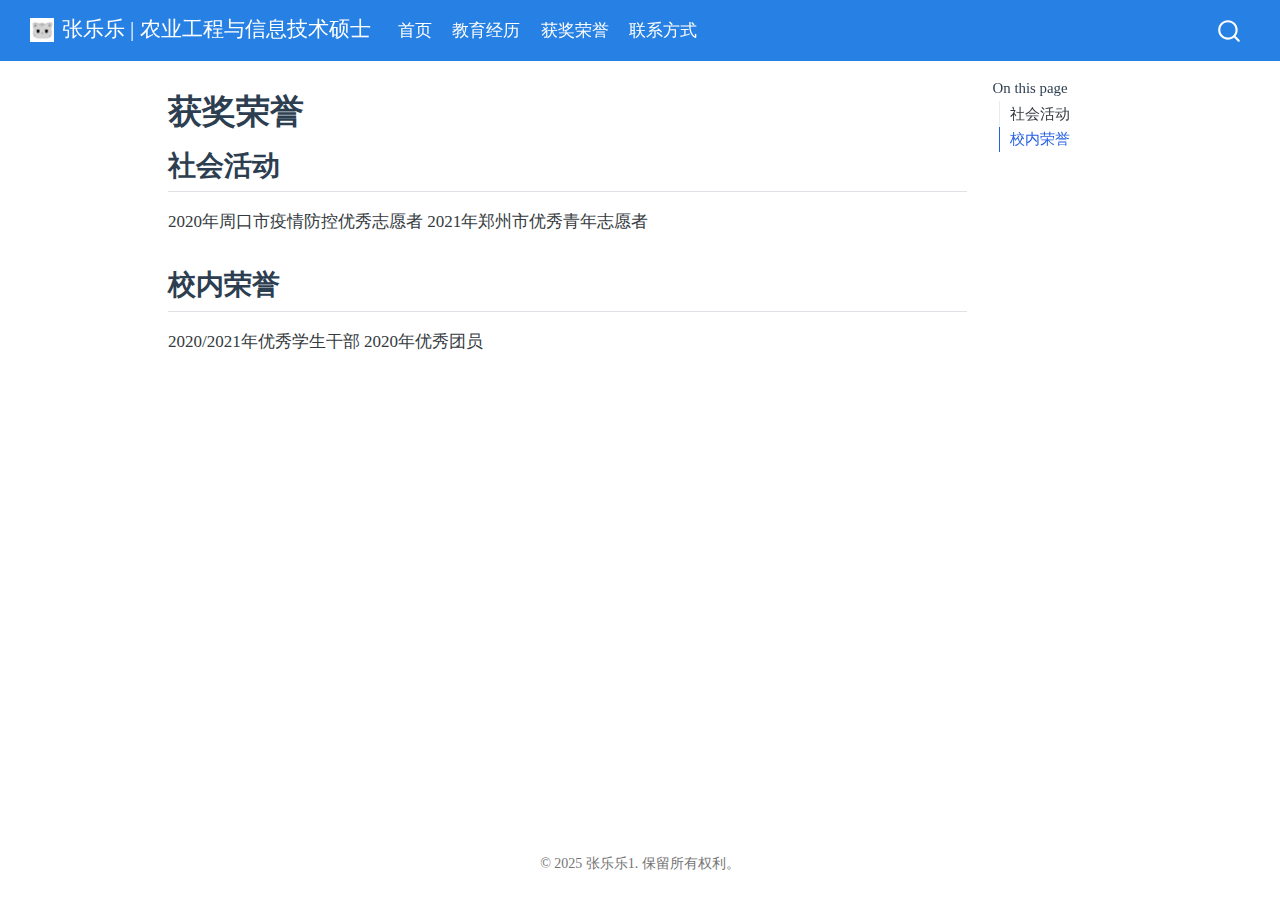
<file: honors.html>
<!DOCTYPE html>
<html xmlns="http://www.w3.org/1999/xhtml" lang="en" xml:lang="en"><head>

<meta charset="utf-8">
<meta name="generator" content="quarto-1.6.42">

<meta name="viewport" content="width=device-width, initial-scale=1.0, user-scalable=yes">


<title>获奖荣誉 – 张乐乐 | 农业工程与信息技术硕士</title>
<style>
code{white-space: pre-wrap;}
span.smallcaps{font-variant: small-caps;}
div.columns{display: flex; gap: min(4vw, 1.5em);}
div.column{flex: auto; overflow-x: auto;}
div.hanging-indent{margin-left: 1.5em; text-indent: -1.5em;}
ul.task-list{list-style: none;}
ul.task-list li input[type="checkbox"] {
  width: 0.8em;
  margin: 0 0.8em 0.2em -1em; /* quarto-specific, see https://github.com/quarto-dev/quarto-cli/issues/4556 */ 
  vertical-align: middle;
}
</style>


<script src="site_libs/quarto-nav/quarto-nav.js"></script>
<script src="site_libs/quarto-nav/headroom.min.js"></script>
<script src="site_libs/clipboard/clipboard.min.js"></script>
<script src="site_libs/quarto-search/autocomplete.umd.js"></script>
<script src="site_libs/quarto-search/fuse.min.js"></script>
<script src="site_libs/quarto-search/quarto-search.js"></script>
<meta name="quarto:offset" content="./">
<script src="site_libs/quarto-html/quarto.js"></script>
<script src="site_libs/quarto-html/popper.min.js"></script>
<script src="site_libs/quarto-html/tippy.umd.min.js"></script>
<script src="site_libs/quarto-html/anchor.min.js"></script>
<link href="site_libs/quarto-html/tippy.css" rel="stylesheet">
<link href="site_libs/quarto-html/quarto-syntax-highlighting-2f5df379a58b258e96c21c0638c20c03.css" rel="stylesheet" id="quarto-text-highlighting-styles">
<script src="site_libs/bootstrap/bootstrap.min.js"></script>
<link href="site_libs/bootstrap/bootstrap-icons.css" rel="stylesheet">
<link href="site_libs/bootstrap/bootstrap-fad5ab29a14bbe0a7a7d29177f3f13bb.min.css" rel="stylesheet" append-hash="true" id="quarto-bootstrap" data-mode="light">
<script id="quarto-search-options" type="application/json">{
  "location": "navbar",
  "copy-button": false,
  "collapse-after": 3,
  "panel-placement": "end",
  "type": "overlay",
  "limit": 50,
  "keyboard-shortcut": [
    "f",
    "/",
    "s"
  ],
  "show-item-context": false,
  "language": {
    "search-no-results-text": "No results",
    "search-matching-documents-text": "matching documents",
    "search-copy-link-title": "Copy link to search",
    "search-hide-matches-text": "Hide additional matches",
    "search-more-match-text": "more match in this document",
    "search-more-matches-text": "more matches in this document",
    "search-clear-button-title": "Clear",
    "search-text-placeholder": "",
    "search-detached-cancel-button-title": "Cancel",
    "search-submit-button-title": "Submit",
    "search-label": "Search"
  }
}</script>


<link rel="stylesheet" href="styles.css">
</head>

<body class="nav-fixed">

<div id="quarto-search-results"></div>
  <header id="quarto-header" class="headroom fixed-top">
    <nav class="navbar navbar-expand-lg " data-bs-theme="dark">
      <div class="navbar-container container-fluid">
      <div class="navbar-brand-container mx-auto">
    <a href="./index.html" class="navbar-brand navbar-brand-logo">
    <img src="./images/profile-photo.jpg" alt="" class="navbar-logo">
    </a>
    <a class="navbar-brand" href="./index.html">
    <span class="navbar-title">张乐乐 | 农业工程与信息技术硕士</span>
    </a>
  </div>
            <div id="quarto-search" class="" title="Search"></div>
          <button class="navbar-toggler" type="button" data-bs-toggle="collapse" data-bs-target="#navbarCollapse" aria-controls="navbarCollapse" role="menu" aria-expanded="false" aria-label="Toggle navigation" onclick="if (window.quartoToggleHeadroom) { window.quartoToggleHeadroom(); }">
  <span class="navbar-toggler-icon"></span>
</button>
          <div class="collapse navbar-collapse" id="navbarCollapse">
            <ul class="navbar-nav navbar-nav-scroll me-auto">
  <li class="nav-item">
    <a class="nav-link" href="./index.html"> 
<span class="menu-text">首页</span></a>
  </li>  
  <li class="nav-item">
    <a class="nav-link" href="./education.html"> 
<span class="menu-text">教育经历</span></a>
  </li>  
  <li class="nav-item">
    <a class="nav-link active" href="./honors.html" aria-current="page"> 
<span class="menu-text">获奖荣誉</span></a>
  </li>  
  <li class="nav-item">
    <a class="nav-link" href="./contact.html"> 
<span class="menu-text">联系方式</span></a>
  </li>  
</ul>
          </div> <!-- /navcollapse -->
            <div class="quarto-navbar-tools">
</div>
      </div> <!-- /container-fluid -->
    </nav>
</header>
<!-- content -->
<div id="quarto-content" class="quarto-container page-columns page-rows-contents page-layout-article page-navbar">
<!-- sidebar -->
<!-- margin-sidebar -->
    <div id="quarto-margin-sidebar" class="sidebar margin-sidebar">
        <nav id="TOC" role="doc-toc" class="toc-active">
    <h2 id="toc-title">On this page</h2>
   
  <ul>
  <li><a href="#社会活动" id="toc-社会活动" class="nav-link active" data-scroll-target="#社会活动">社会活动</a></li>
  <li><a href="#校内荣誉" id="toc-校内荣誉" class="nav-link" data-scroll-target="#校内荣誉">校内荣誉</a></li>
  </ul>
</nav>
    </div>
<!-- main -->
<main class="content" id="quarto-document-content">

<header id="title-block-header" class="quarto-title-block default">
<div class="quarto-title">
<h1 class="title">获奖荣誉</h1>
</div>



<div class="quarto-title-meta">

    
  
    
  </div>
  


</header>


<section id="社会活动" class="level2">
<h2 class="anchored" data-anchor-id="社会活动">社会活动</h2>
<p>2020年周口市疫情防控优秀志愿者 2021年郑州市优秀青年志愿者</p>
</section>
<section id="校内荣誉" class="level2">
<h2 class="anchored" data-anchor-id="校内荣誉">校内荣誉</h2>
<p>2020/2021年优秀学生干部 2020年优秀团员</p>


</section>

</main> <!-- /main -->
<script id="quarto-html-after-body" type="application/javascript">
window.document.addEventListener("DOMContentLoaded", function (event) {
  const toggleBodyColorMode = (bsSheetEl) => {
    const mode = bsSheetEl.getAttribute("data-mode");
    const bodyEl = window.document.querySelector("body");
    if (mode === "dark") {
      bodyEl.classList.add("quarto-dark");
      bodyEl.classList.remove("quarto-light");
    } else {
      bodyEl.classList.add("quarto-light");
      bodyEl.classList.remove("quarto-dark");
    }
  }
  const toggleBodyColorPrimary = () => {
    const bsSheetEl = window.document.querySelector("link#quarto-bootstrap");
    if (bsSheetEl) {
      toggleBodyColorMode(bsSheetEl);
    }
  }
  toggleBodyColorPrimary();  
  const icon = "";
  const anchorJS = new window.AnchorJS();
  anchorJS.options = {
    placement: 'right',
    icon: icon
  };
  anchorJS.add('.anchored');
  const isCodeAnnotation = (el) => {
    for (const clz of el.classList) {
      if (clz.startsWith('code-annotation-')) {                     
        return true;
      }
    }
    return false;
  }
  const onCopySuccess = function(e) {
    // button target
    const button = e.trigger;
    // don't keep focus
    button.blur();
    // flash "checked"
    button.classList.add('code-copy-button-checked');
    var currentTitle = button.getAttribute("title");
    button.setAttribute("title", "Copied!");
    let tooltip;
    if (window.bootstrap) {
      button.setAttribute("data-bs-toggle", "tooltip");
      button.setAttribute("data-bs-placement", "left");
      button.setAttribute("data-bs-title", "Copied!");
      tooltip = new bootstrap.Tooltip(button, 
        { trigger: "manual", 
          customClass: "code-copy-button-tooltip",
          offset: [0, -8]});
      tooltip.show();    
    }
    setTimeout(function() {
      if (tooltip) {
        tooltip.hide();
        button.removeAttribute("data-bs-title");
        button.removeAttribute("data-bs-toggle");
        button.removeAttribute("data-bs-placement");
      }
      button.setAttribute("title", currentTitle);
      button.classList.remove('code-copy-button-checked');
    }, 1000);
    // clear code selection
    e.clearSelection();
  }
  const getTextToCopy = function(trigger) {
      const codeEl = trigger.previousElementSibling.cloneNode(true);
      for (const childEl of codeEl.children) {
        if (isCodeAnnotation(childEl)) {
          childEl.remove();
        }
      }
      return codeEl.innerText;
  }
  const clipboard = new window.ClipboardJS('.code-copy-button:not([data-in-quarto-modal])', {
    text: getTextToCopy
  });
  clipboard.on('success', onCopySuccess);
  if (window.document.getElementById('quarto-embedded-source-code-modal')) {
    const clipboardModal = new window.ClipboardJS('.code-copy-button[data-in-quarto-modal]', {
      text: getTextToCopy,
      container: window.document.getElementById('quarto-embedded-source-code-modal')
    });
    clipboardModal.on('success', onCopySuccess);
  }
    var localhostRegex = new RegExp(/^(?:http|https):\/\/localhost\:?[0-9]*\//);
    var mailtoRegex = new RegExp(/^mailto:/);
      var filterRegex = new RegExp("https:\/\/mortalccookiee\.github\.io\/webpage2\/");
    var isInternal = (href) => {
        return filterRegex.test(href) || localhostRegex.test(href) || mailtoRegex.test(href);
    }
    // Inspect non-navigation links and adorn them if external
 	var links = window.document.querySelectorAll('a[href]:not(.nav-link):not(.navbar-brand):not(.toc-action):not(.sidebar-link):not(.sidebar-item-toggle):not(.pagination-link):not(.no-external):not([aria-hidden]):not(.dropdown-item):not(.quarto-navigation-tool):not(.about-link)');
    for (var i=0; i<links.length; i++) {
      const link = links[i];
      if (!isInternal(link.href)) {
        // undo the damage that might have been done by quarto-nav.js in the case of
        // links that we want to consider external
        if (link.dataset.originalHref !== undefined) {
          link.href = link.dataset.originalHref;
        }
      }
    }
  function tippyHover(el, contentFn, onTriggerFn, onUntriggerFn) {
    const config = {
      allowHTML: true,
      maxWidth: 500,
      delay: 100,
      arrow: false,
      appendTo: function(el) {
          return el.parentElement;
      },
      interactive: true,
      interactiveBorder: 10,
      theme: 'quarto',
      placement: 'bottom-start',
    };
    if (contentFn) {
      config.content = contentFn;
    }
    if (onTriggerFn) {
      config.onTrigger = onTriggerFn;
    }
    if (onUntriggerFn) {
      config.onUntrigger = onUntriggerFn;
    }
    window.tippy(el, config); 
  }
  const noterefs = window.document.querySelectorAll('a[role="doc-noteref"]');
  for (var i=0; i<noterefs.length; i++) {
    const ref = noterefs[i];
    tippyHover(ref, function() {
      // use id or data attribute instead here
      let href = ref.getAttribute('data-footnote-href') || ref.getAttribute('href');
      try { href = new URL(href).hash; } catch {}
      const id = href.replace(/^#\/?/, "");
      const note = window.document.getElementById(id);
      if (note) {
        return note.innerHTML;
      } else {
        return "";
      }
    });
  }
  const xrefs = window.document.querySelectorAll('a.quarto-xref');
  const processXRef = (id, note) => {
    // Strip column container classes
    const stripColumnClz = (el) => {
      el.classList.remove("page-full", "page-columns");
      if (el.children) {
        for (const child of el.children) {
          stripColumnClz(child);
        }
      }
    }
    stripColumnClz(note)
    if (id === null || id.startsWith('sec-')) {
      // Special case sections, only their first couple elements
      const container = document.createElement("div");
      if (note.children && note.children.length > 2) {
        container.appendChild(note.children[0].cloneNode(true));
        for (let i = 1; i < note.children.length; i++) {
          const child = note.children[i];
          if (child.tagName === "P" && child.innerText === "") {
            continue;
          } else {
            container.appendChild(child.cloneNode(true));
            break;
          }
        }
        if (window.Quarto?.typesetMath) {
          window.Quarto.typesetMath(container);
        }
        return container.innerHTML
      } else {
        if (window.Quarto?.typesetMath) {
          window.Quarto.typesetMath(note);
        }
        return note.innerHTML;
      }
    } else {
      // Remove any anchor links if they are present
      const anchorLink = note.querySelector('a.anchorjs-link');
      if (anchorLink) {
        anchorLink.remove();
      }
      if (window.Quarto?.typesetMath) {
        window.Quarto.typesetMath(note);
      }
      if (note.classList.contains("callout")) {
        return note.outerHTML;
      } else {
        return note.innerHTML;
      }
    }
  }
  for (var i=0; i<xrefs.length; i++) {
    const xref = xrefs[i];
    tippyHover(xref, undefined, function(instance) {
      instance.disable();
      let url = xref.getAttribute('href');
      let hash = undefined; 
      if (url.startsWith('#')) {
        hash = url;
      } else {
        try { hash = new URL(url).hash; } catch {}
      }
      if (hash) {
        const id = hash.replace(/^#\/?/, "");
        const note = window.document.getElementById(id);
        if (note !== null) {
          try {
            const html = processXRef(id, note.cloneNode(true));
            instance.setContent(html);
          } finally {
            instance.enable();
            instance.show();
          }
        } else {
          // See if we can fetch this
          fetch(url.split('#')[0])
          .then(res => res.text())
          .then(html => {
            const parser = new DOMParser();
            const htmlDoc = parser.parseFromString(html, "text/html");
            const note = htmlDoc.getElementById(id);
            if (note !== null) {
              const html = processXRef(id, note);
              instance.setContent(html);
            } 
          }).finally(() => {
            instance.enable();
            instance.show();
          });
        }
      } else {
        // See if we can fetch a full url (with no hash to target)
        // This is a special case and we should probably do some content thinning / targeting
        fetch(url)
        .then(res => res.text())
        .then(html => {
          const parser = new DOMParser();
          const htmlDoc = parser.parseFromString(html, "text/html");
          const note = htmlDoc.querySelector('main.content');
          if (note !== null) {
            // This should only happen for chapter cross references
            // (since there is no id in the URL)
            // remove the first header
            if (note.children.length > 0 && note.children[0].tagName === "HEADER") {
              note.children[0].remove();
            }
            const html = processXRef(null, note);
            instance.setContent(html);
          } 
        }).finally(() => {
          instance.enable();
          instance.show();
        });
      }
    }, function(instance) {
    });
  }
      let selectedAnnoteEl;
      const selectorForAnnotation = ( cell, annotation) => {
        let cellAttr = 'data-code-cell="' + cell + '"';
        let lineAttr = 'data-code-annotation="' +  annotation + '"';
        const selector = 'span[' + cellAttr + '][' + lineAttr + ']';
        return selector;
      }
      const selectCodeLines = (annoteEl) => {
        const doc = window.document;
        const targetCell = annoteEl.getAttribute("data-target-cell");
        const targetAnnotation = annoteEl.getAttribute("data-target-annotation");
        const annoteSpan = window.document.querySelector(selectorForAnnotation(targetCell, targetAnnotation));
        const lines = annoteSpan.getAttribute("data-code-lines").split(",");
        const lineIds = lines.map((line) => {
          return targetCell + "-" + line;
        })
        let top = null;
        let height = null;
        let parent = null;
        if (lineIds.length > 0) {
            //compute the position of the single el (top and bottom and make a div)
            const el = window.document.getElementById(lineIds[0]);
            top = el.offsetTop;
            height = el.offsetHeight;
            parent = el.parentElement.parentElement;
          if (lineIds.length > 1) {
            const lastEl = window.document.getElementById(lineIds[lineIds.length - 1]);
            const bottom = lastEl.offsetTop + lastEl.offsetHeight;
            height = bottom - top;
          }
          if (top !== null && height !== null && parent !== null) {
            // cook up a div (if necessary) and position it 
            let div = window.document.getElementById("code-annotation-line-highlight");
            if (div === null) {
              div = window.document.createElement("div");
              div.setAttribute("id", "code-annotation-line-highlight");
              div.style.position = 'absolute';
              parent.appendChild(div);
            }
            div.style.top = top - 2 + "px";
            div.style.height = height + 4 + "px";
            div.style.left = 0;
            let gutterDiv = window.document.getElementById("code-annotation-line-highlight-gutter");
            if (gutterDiv === null) {
              gutterDiv = window.document.createElement("div");
              gutterDiv.setAttribute("id", "code-annotation-line-highlight-gutter");
              gutterDiv.style.position = 'absolute';
              const codeCell = window.document.getElementById(targetCell);
              const gutter = codeCell.querySelector('.code-annotation-gutter');
              gutter.appendChild(gutterDiv);
            }
            gutterDiv.style.top = top - 2 + "px";
            gutterDiv.style.height = height + 4 + "px";
          }
          selectedAnnoteEl = annoteEl;
        }
      };
      const unselectCodeLines = () => {
        const elementsIds = ["code-annotation-line-highlight", "code-annotation-line-highlight-gutter"];
        elementsIds.forEach((elId) => {
          const div = window.document.getElementById(elId);
          if (div) {
            div.remove();
          }
        });
        selectedAnnoteEl = undefined;
      };
        // Handle positioning of the toggle
    window.addEventListener(
      "resize",
      throttle(() => {
        elRect = undefined;
        if (selectedAnnoteEl) {
          selectCodeLines(selectedAnnoteEl);
        }
      }, 10)
    );
    function throttle(fn, ms) {
    let throttle = false;
    let timer;
      return (...args) => {
        if(!throttle) { // first call gets through
            fn.apply(this, args);
            throttle = true;
        } else { // all the others get throttled
            if(timer) clearTimeout(timer); // cancel #2
            timer = setTimeout(() => {
              fn.apply(this, args);
              timer = throttle = false;
            }, ms);
        }
      };
    }
      // Attach click handler to the DT
      const annoteDls = window.document.querySelectorAll('dt[data-target-cell]');
      for (const annoteDlNode of annoteDls) {
        annoteDlNode.addEventListener('click', (event) => {
          const clickedEl = event.target;
          if (clickedEl !== selectedAnnoteEl) {
            unselectCodeLines();
            const activeEl = window.document.querySelector('dt[data-target-cell].code-annotation-active');
            if (activeEl) {
              activeEl.classList.remove('code-annotation-active');
            }
            selectCodeLines(clickedEl);
            clickedEl.classList.add('code-annotation-active');
          } else {
            // Unselect the line
            unselectCodeLines();
            clickedEl.classList.remove('code-annotation-active');
          }
        });
      }
  const findCites = (el) => {
    const parentEl = el.parentElement;
    if (parentEl) {
      const cites = parentEl.dataset.cites;
      if (cites) {
        return {
          el,
          cites: cites.split(' ')
        };
      } else {
        return findCites(el.parentElement)
      }
    } else {
      return undefined;
    }
  };
  var bibliorefs = window.document.querySelectorAll('a[role="doc-biblioref"]');
  for (var i=0; i<bibliorefs.length; i++) {
    const ref = bibliorefs[i];
    const citeInfo = findCites(ref);
    if (citeInfo) {
      tippyHover(citeInfo.el, function() {
        var popup = window.document.createElement('div');
        citeInfo.cites.forEach(function(cite) {
          var citeDiv = window.document.createElement('div');
          citeDiv.classList.add('hanging-indent');
          citeDiv.classList.add('csl-entry');
          var biblioDiv = window.document.getElementById('ref-' + cite);
          if (biblioDiv) {
            citeDiv.innerHTML = biblioDiv.innerHTML;
          }
          popup.appendChild(citeDiv);
        });
        return popup.innerHTML;
      });
    }
  }
});
</script>
</div> <!-- /content -->
<footer class="footer">
  <div class="nav-footer">
    <div class="nav-footer-left">
      &nbsp;
    </div>   
    <div class="nav-footer-center">
      <ul class="footer-items list-unstyled">
    <li class="nav-item">
 © 2025 张乐乐1. 保留所有权利。
  </li>  
</ul>
    </div>
    <div class="nav-footer-right">
      &nbsp;
    </div>
  </div>
</footer>




</body></html>
</file>
<file: site_libs/quarto-html/tippy.css>
.tippy-box[data-animation=fade][data-state=hidden]{opacity:0}[data-tippy-root]{max-width:calc(100vw - 10px)}.tippy-box{position:relative;background-color:#333;color:#fff;border-radius:4px;font-size:14px;line-height:1.4;white-space:normal;outline:0;transition-property:transform,visibility,opacity}.tippy-box[data-placement^=top]>.tippy-arrow{bottom:0}.tippy-box[data-placement^=top]>.tippy-arrow:before{bottom:-7px;left:0;border-width:8px 8px 0;border-top-color:initial;transform-origin:center top}.tippy-box[data-placement^=bottom]>.tippy-arrow{top:0}.tippy-box[data-placement^=bottom]>.tippy-arrow:before{top:-7px;left:0;border-width:0 8px 8px;border-bottom-color:initial;transform-origin:center bottom}.tippy-box[data-placement^=left]>.tippy-arrow{right:0}.tippy-box[data-placement^=left]>.tippy-arrow:before{border-width:8px 0 8px 8px;border-left-color:initial;right:-7px;transform-origin:center left}.tippy-box[data-placement^=right]>.tippy-arrow{left:0}.tippy-box[data-placement^=right]>.tippy-arrow:before{left:-7px;border-width:8px 8px 8px 0;border-right-color:initial;transform-origin:center right}.tippy-box[data-inertia][data-state=visible]{transition-timing-function:cubic-bezier(.54,1.5,.38,1.11)}.tippy-arrow{width:16px;height:16px;color:#333}.tippy-arrow:before{content:"";position:absolute;border-color:transparent;border-style:solid}.tippy-content{position:relative;padding:5px 9px;z-index:1}
</file>
<file: site_libs/quarto-html/quarto-syntax-highlighting-2f5df379a58b258e96c21c0638c20c03.css>
/* quarto syntax highlight colors */
:root {
  --quarto-hl-ot-color: #003B4F;
  --quarto-hl-at-color: #657422;
  --quarto-hl-ss-color: #20794D;
  --quarto-hl-an-color: #5E5E5E;
  --quarto-hl-fu-color: #4758AB;
  --quarto-hl-st-color: #20794D;
  --quarto-hl-cf-color: #003B4F;
  --quarto-hl-op-color: #5E5E5E;
  --quarto-hl-er-color: #AD0000;
  --quarto-hl-bn-color: #AD0000;
  --quarto-hl-al-color: #AD0000;
  --quarto-hl-va-color: #111111;
  --quarto-hl-bu-color: inherit;
  --quarto-hl-ex-color: inherit;
  --quarto-hl-pp-color: #AD0000;
  --quarto-hl-in-color: #5E5E5E;
  --quarto-hl-vs-color: #20794D;
  --quarto-hl-wa-color: #5E5E5E;
  --quarto-hl-do-color: #5E5E5E;
  --quarto-hl-im-color: #00769E;
  --quarto-hl-ch-color: #20794D;
  --quarto-hl-dt-color: #AD0000;
  --quarto-hl-fl-color: #AD0000;
  --quarto-hl-co-color: #5E5E5E;
  --quarto-hl-cv-color: #5E5E5E;
  --quarto-hl-cn-color: #8f5902;
  --quarto-hl-sc-color: #5E5E5E;
  --quarto-hl-dv-color: #AD0000;
  --quarto-hl-kw-color: #003B4F;
}

/* other quarto variables */
:root {
  --quarto-font-monospace: SFMono-Regular, Menlo, Monaco, Consolas, "Liberation Mono", "Courier New", monospace;
}

pre > code.sourceCode > span {
  color: #003B4F;
}

code span {
  color: #003B4F;
}

code.sourceCode > span {
  color: #003B4F;
}

div.sourceCode,
div.sourceCode pre.sourceCode {
  color: #003B4F;
}

code span.ot {
  color: #003B4F;
  font-style: inherit;
}

code span.at {
  color: #657422;
  font-style: inherit;
}

code span.ss {
  color: #20794D;
  font-style: inherit;
}

code span.an {
  color: #5E5E5E;
  font-style: inherit;
}

code span.fu {
  color: #4758AB;
  font-style: inherit;
}

code span.st {
  color: #20794D;
  font-style: inherit;
}

code span.cf {
  color: #003B4F;
  font-weight: bold;
  font-style: inherit;
}

code span.op {
  color: #5E5E5E;
  font-style: inherit;
}

code span.er {
  color: #AD0000;
  font-style: inherit;
}

code span.bn {
  color: #AD0000;
  font-style: inherit;
}

code span.al {
  color: #AD0000;
  font-style: inherit;
}

code span.va {
  color: #111111;
  font-style: inherit;
}

code span.bu {
  font-style: inherit;
}

code span.ex {
  font-style: inherit;
}

code span.pp {
  color: #AD0000;
  font-style: inherit;
}

code span.in {
  color: #5E5E5E;
  font-style: inherit;
}

code span.vs {
  color: #20794D;
  font-style: inherit;
}

code span.wa {
  color: #5E5E5E;
  font-style: italic;
}

code span.do {
  color: #5E5E5E;
  font-style: italic;
}

code span.im {
  color: #00769E;
  font-style: inherit;
}

code span.ch {
  color: #20794D;
  font-style: inherit;
}

code span.dt {
  color: #AD0000;
  font-style: inherit;
}

code span.fl {
  color: #AD0000;
  font-style: inherit;
}

code span.co {
  color: #5E5E5E;
  font-style: inherit;
}

code span.cv {
  color: #5E5E5E;
  font-style: italic;
}

code span.cn {
  color: #8f5902;
  font-style: inherit;
}

code span.sc {
  color: #5E5E5E;
  font-style: inherit;
}

code span.dv {
  color: #AD0000;
  font-style: inherit;
}

code span.kw {
  color: #003B4F;
  font-weight: bold;
  font-style: inherit;
}

.prevent-inlining {
  content: "</";
}

/*# sourceMappingURL=35eb38a806ee71ea6d2563be2308c832.css.map */
</file>
<file: styles.css>
/* 自定义样式 */

/* 全局字体设置 */
body {
    font-family: "Noto Serif", "Noto Serif SC", serif;
  }
  
  /* 标题样式 */
  h1, h2, h3, h4, h5, h6 {
    font-family: "Noto Sans", "Noto Sans SC", sans-serif;
    font-weight: 700;
    color: #2c3e50;
  }
  
  /* 链接样式 */
  a {
    color: #3498db;
    text-decoration: none;
    transition: color 0.2s ease;
  }
  
  a:hover {
    color: #2980b9;
    text-decoration: underline;
  }
  
  /* 引用块样式 */
  blockquote {
    border-left: 4px solid #3498db;
    padding-left: 1rem;
    font-style: italic;
    color: #7f8c8d;
  }
  
  /* 代码块样式 */
  pre, code {
    font-family: "JetBrains Mono", "Source Code Pro", monospace;
    background-color: #f8f9fa;
    border-radius: 3px;
  }
  
  /* 表格样式 */
  table {
    width: 100%;
    border-collapse: collapse;
    margin: 1rem 0;
  }
  
  th, td {
    padding: 0.5rem;
    border-bottom: 1px solid #e1e4e8;
  }
  
  th {
    background-color: #f8f9fa;
    text-align: left;
  }
  
  /* 主页个人信息卡片样式 */
  .quarto-about-jolla .about-image {
    border-radius: 50%;
    object-fit: cover;
    width: 200px !important;
    height: 200px !important;
  }
  
  /* 响应式设计 */
  @media (max-width: 768px) {
    .quarto-about-jolla .about-image {
      width: 150px !important;
      height: 150px !important;
    }
  }
</file>
